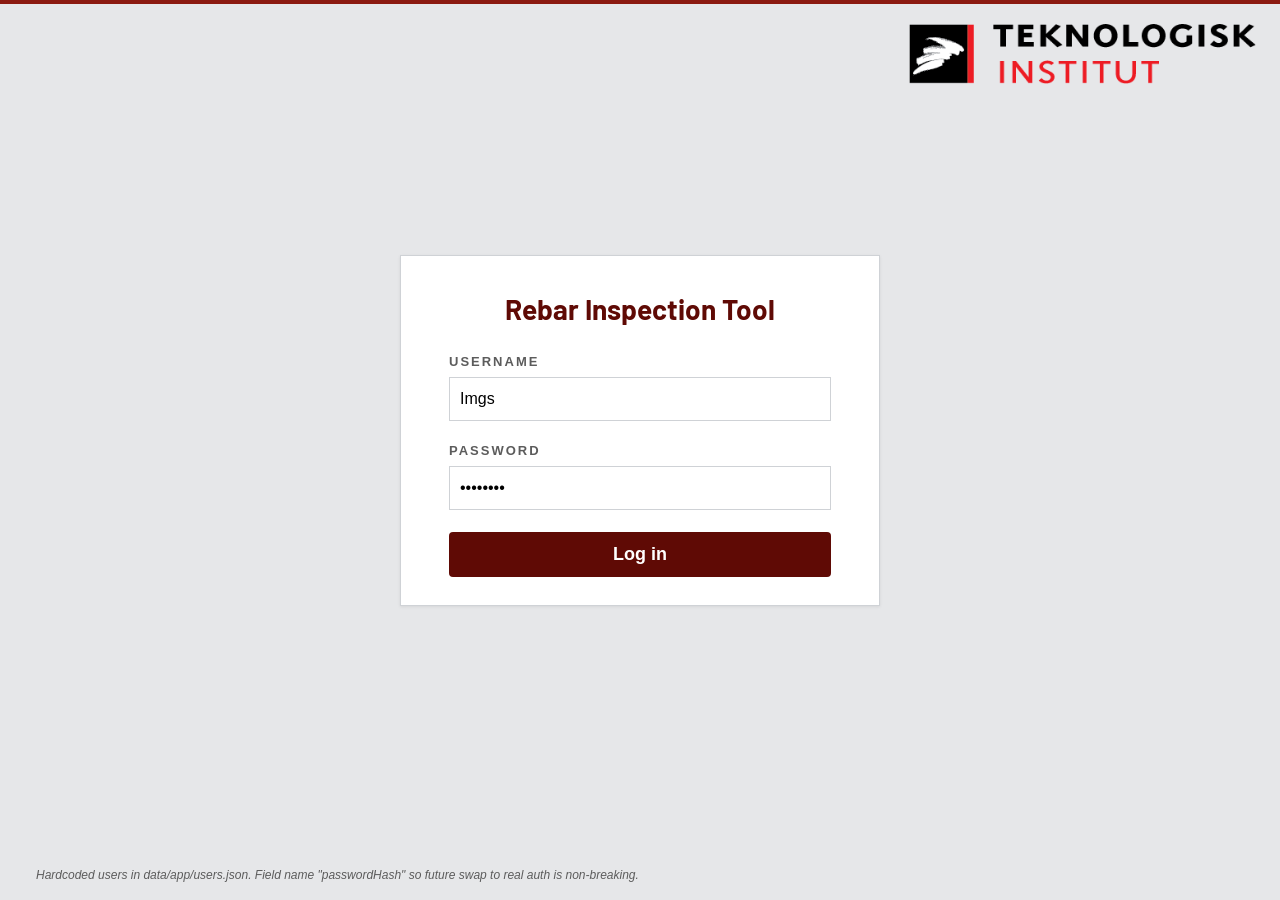
<file: index.html>
<!doctype html>
<html lang="en">
<head>
  <meta charset="utf-8">
  <meta http-equiv="refresh" content="0; url=login.html">
  <title>Redirecting...</title>
</head>
<body>
  <p>Redirecting to <a href="login.html">login</a>...</p>
</body>
</html>
</file>
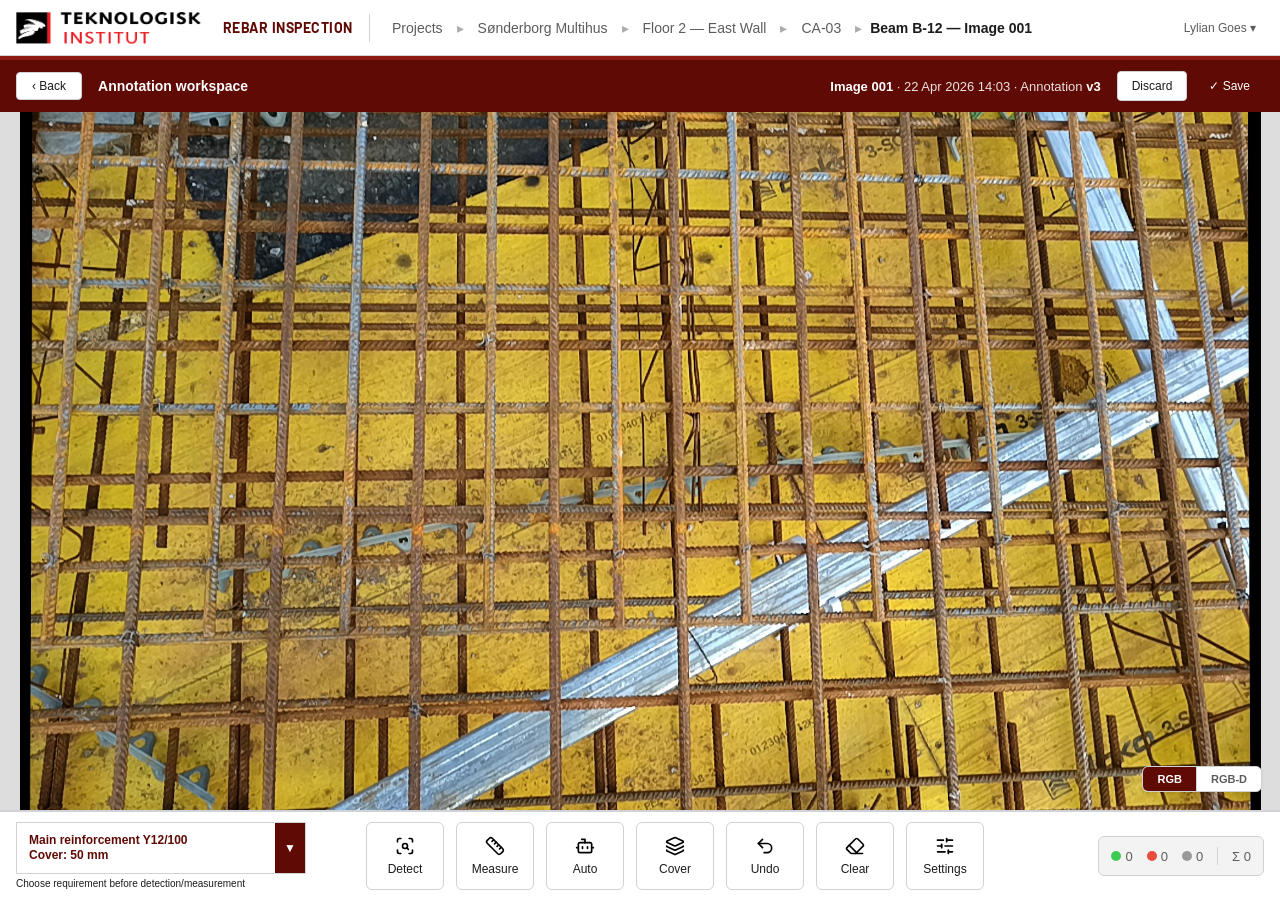
<file: annotation.html>
<!doctype html>
<html lang="en">
<head>
  <meta charset="utf-8">
  <title>Annotation — Beam B-12</title>
  <link rel="stylesheet" href="css/tokens.css">
  <link rel="stylesheet" href="css/components.css">
  <link rel="stylesheet" href="css/layout.css">
  <link rel="stylesheet" href="css/capture-annotation.css">
  <style>
    .annotation-topbar-center {
      color: rgba(255,255,255,0.88);
      font-size: 13px;
      white-space: nowrap;
    }

    .annotation-topbar-center strong {
      color: white;
      font-weight: 700;
    }

    .annotation-bottom-toolbar {
      background: white;
      border-top: 1px solid var(--color-border);
      display: grid;
      grid-template-columns: 290px 1fr 220px;
      align-items: center;
      gap: 12px;
      padding: 10px 16px;
      position: relative;
    }

    /* ========================================= */
    /* Requirement selector                      */
    /* ========================================= */
    .requirement-selector {
      position: relative;
      min-width: 240px;
    }

    .requirement-chip {
      display: flex;
      align-items: stretch;
      min-height: 52px;
      border: 1px solid var(--color-border);
      background: white;
      cursor: pointer;
    }

    .requirement-chip-main {
      flex: 1;
      padding: 10px 12px;
      color: var(--color-primary);
      font-weight: 700;
      line-height: 1.25;
      font-size: 12px;
    }

    .requirement-chip-select {
      width: 30px;
      background: var(--color-primary);
      color: white;
      display: flex;
      align-items: center;
      justify-content: center;
      font-size: 12px;
    }

    .requirement-menu {
      position: absolute;
      left: 0;
      bottom: calc(100% + 8px);
      min-width: 300px;
      background: white;
      border: 1px solid var(--color-border);
      box-shadow: var(--shadow-medium);
      border-radius: 6px;
      overflow: hidden;
      display: none;
      z-index: 30;
    }

    .requirement-menu.open {
      display: block;
    }

    .requirement-option {
      padding: 10px 12px;
      font-size: 13px;
      cursor: pointer;
      border-bottom: 1px solid var(--color-border-soft);
    }

    .requirement-option:last-child {
      border-bottom: none;
    }

    .requirement-option:hover {
      background: var(--color-surface-soft);
    }

    /* ========================================= */
    /* Tool buttons                              */
    /* ========================================= */
    .annotation-tools {
      display: flex;
      justify-content: center;
      gap: 12px;
      flex-wrap: wrap;
      position: relative;
    }

    .annotation-tool-wrap {
      position: relative;
      display: inline-flex;
      flex-direction: column;
      align-items: center;
    }

    .tool-btn {
      min-width: 78px;
      min-height: 68px;
      border: 1px solid var(--color-border);
      background: white;
      border-radius: 6px;
      display: flex;
      flex-direction: column;
      align-items: center;
      justify-content: center;
      gap: 4px;
      font-size: 12px;
      cursor: pointer;
      padding: 6px 8px;
    }

    .tool-btn:hover {
      background: var(--color-surface-soft);
    }

    .tool-icon {
      font-size: 18px;
      line-height: 1;
      color: var(--color-primary);
    }

    .tool-label {
      font-size: 12px;
      color: var(--color-text);
      line-height: 1.1;
      padding-top: 3px;
    }

    .tool-icon-img {
  width: 20px;
  height: 20px;
  display: block;
  object-fit: contain;
}

    .tool-submenu {
      position: absolute;
      bottom: calc(100% + 8px);
      display: none;
      flex-direction: row;
      gap: 6px;
      background: white;
      border: 1px solid var(--color-border);
      box-shadow: var(--shadow-soft);
      border-radius: 6px;
      padding: 6px;
      z-index: 25;
      white-space: nowrap;
    }

    .tool-submenu.open {
      display: flex;
    }

    .tool-submenu .btn {
      min-width: 90px;
      padding: 6px 10px;
    }

    /* ========================================= */
    /* Settings panel                            */
    /* ========================================= */
    .settings-panel {
      position: absolute;
      left: 50%;
      transform: translateX(-50%);
      bottom: calc(100% + 12px);
      width: 760px;
      max-width: calc(100vw - 80px);
      background: white;
      border: 1px solid var(--color-border);
      border-radius: 8px;
      box-shadow: var(--shadow-medium);
      padding: 18px;
      display: none;
      z-index: 35;
    }

    .settings-panel.open {
      display: block;
    }

    .settings-title {
      font-family: var(--font-title);
      font-size: 20px;
      font-weight: 700;
      color: var(--color-primary);
      margin-bottom: 14px;
    }

    .settings-grid {
      display: grid;
      grid-template-columns: 1fr 1fr;
      gap: 20px;
    }

    .settings-block {
      display: flex;
      flex-direction: column;
      gap: 12px;
    }

    .settings-block-title {
      font-size: 13px;
      letter-spacing: 1px;
      text-transform: uppercase;
      color: var(--color-text-muted);
      font-weight: 700;
    }

    .settings-checkbox-list {
      display: flex;
      flex-direction: column;
      gap: 8px;
    }

    .settings-checkbox-list label {
      display: flex;
      align-items: center;
      gap: 8px;
      font-size: 14px;
      color: var(--color-text);
    }

    .settings-slider-row {
      display: flex;
      align-items: center;
      gap: 12px;
    }

    .settings-slider-row input[type="range"] {
      flex: 1;
    }

    .color-row {
      display: flex;
      align-items: center;
      justify-content: space-between;
      gap: 10px;
      font-size: 14px;
    }

    .color-chip {
      width: 28px;
      height: 20px;
      border-radius: 4px;
      border: 1px solid var(--color-border);
    }

    /* ========================================= */
    /* Counter                                   */
    /* ========================================= */
    .annotation-stats {
      display: flex;
      justify-content: flex-end;
      align-items: center;
    }

    .annotation-counter-box {
      display: flex;
      align-items: center;
      gap: 14px;
      background: var(--color-surface-soft);
      border: 1px solid var(--color-border);
      border-radius: 6px;
      padding: 10px 12px;
      font-size: 13px;
      color: var(--color-text-muted);
      white-space: nowrap;
    }

    .annotation-dot {
      display: inline-block;
      width: 10px;
      height: 10px;
      border-radius: 50%;
      margin-right: 4px;
    }

    .annotation-dot.green { background: #3ecb52; }
    .annotation-dot.red { background: #e74c3c; }
    .annotation-dot.gray { background: #999; }

    .annotation-counter-divider {
      width: 1px;
      height: 18px;
      background: var(--color-border);
    }
  </style>
</head>
<body>

<div class="app-shell annotation-shell">

  <header class="master-header">
    <div class="master-logo">
      <img src="assets/logo.png" alt="" onerror="this.style.display='none'">
      <span class="master-logo-fallback">REBAR INSPECTION</span>
    </div>

    <div class="master-divider"></div>

    <nav class="master-nav">
      <a href="projects.html">Projects</a>
      <span class="sep">▸</span>
      <a href="project-workspace.html">Sønderborg Multihus</a>
      <span class="sep">▸</span>
      <a href="project-workspace.html">Floor 2 — East Wall</a>
      <span class="sep">▸</span>
      <a href="project-workspace.html">CA-03</a>
      <span class="sep">▸</span>
      <span class="current">Beam B-12 — Image 001</span>
    </nav>

<div class="master-actions">
  <div class="user-menu">
    <button class="user-dropdown-btn">Lylian Goes ▾</button>
    <div class="user-dropdown-panel">
      <a href="#" class="user-dropdown-item">Account</a>
      <a href="login.html" class="user-dropdown-item">Log out</a>
    </div>
  </div>
</div>
  </header>

  <div class="brand-strip"></div>

  <header class="app-topbar">
    <div class="breadcrumb">
      <a class="topbar-back" href="project-workspace.html" style="margin-right: 8px; padding-left: 15px; padding-right: 15px;">‹ Back</a>
      <span class="current">Annotation workspace</span>
    </div>

    <div class="annotation-topbar-center">
      <strong>Image 001</strong> · 22 Apr 2026 14:03 · Annotation <strong>v3</strong>
    </div>

    <div class="topbar-actions">
      <a class="btn" href="project-workspace.html">Discard</a>
      <button class="btn btn-primary" id="saveAnnotationBtn">✓ Save</button>
    </div>
  </header>

  <div class="annotation-stage">
    <div class="annotation-canvas-wrap">
      <div class="annotation-canvas"></div>


      <div class="view-toggle">
        <button class="active" id="annRgbBtn">RGB</button>
        <button id="annRgbdBtn">RGB-D</button>
      </div>
    </div>

    <div class="annotation-bottom-toolbar">
      
      <div class="requirement-selector">
        <div class="requirement-menu" id="requirementMenu">
          <div class="requirement-option" data-label="Main reinforcement Y12/100&#10; Cover: 50 mm">
            Main reinforcement Y12/100
          </div>
          <div class="requirement-option" data-label="Stirrups Y16/150&#10; Cover: 50 mm">
            Stirrups Y16/150
          </div>
          <div class="requirement-option" data-label="None&#10;Free measure">
            None (free measure)
          </div>
        </div>

        <div class="requirement-chip" id="requirementChip">
            <div class="requirement-chip-main" id="requirementChipText">
                Main reinforcement Y12/100<br>
                Cover: 50 mm
            </div>
            <div class="requirement-chip-select">▼</div>
        </div>
        <label style="font-size: 10px";>Choose requirement before detection/measurement</label>
      </div>

      
      <div class="annotation-tools">
        <button class="tool-btn">
        <img class="tool-icon-img" src="assets/icons/detect.svg" alt="">
          <span class="tool-label">Detect</span>
        </button>

        <button class="tool-btn">
          <img class="tool-icon-img" src="assets/icons/measure.svg" alt="">
          <span class="tool-label">Measure</span>
        </button>

        <div class="annotation-tool-wrap">
          <button class="tool-btn" id="autoBtn">
            <img class="tool-icon-img" src="assets/icons/auto.svg" alt="">
            <span class="tool-label">Auto</span>
          </button>
          <div class="tool-submenu" id="autoSubmenu">
            <button class="btn">Area</button>
            <button class="btn">Full</button>
          </div>
        </div>

        <button class="tool-btn">
          <img class="tool-icon-img" src="assets/icons/layers.svg" alt="">
          <span class="tool-label">Cover</span>
        </button>

        <button class="tool-btn">
          <img class="tool-icon-img" src="assets/icons/undo.svg" alt="">
          <span class="tool-label">Undo</span>
        </button>

        <div class="annotation-tool-wrap">
          <button class="tool-btn" id="clearBtn">
            <img class="tool-icon-img" src="assets/icons/eraser.svg" alt="">
            <span class="tool-label">Clear</span>
          </button>
          <div class="tool-submenu" id="clearSubmenu">
            <button class="btn">Clear all</button>
            <button class="btn">Clear bars</button>
            <button class="btn">Clear distances</button>
            <button class="btn">Clear cover</button>
          </div>
        </div>

        <div class="annotation-tool-wrap">
          <button class="tool-btn" id="settingsBtn">
            <img class="tool-icon-img" src="assets/icons/settings.svg" alt="">
            <span class="tool-label">Settings</span>
          </button>

          <div class="settings-panel" id="settingsPanel">
            <div class="settings-title">Display settings</div>

            <div class="settings-grid">
              <div class="settings-block">
                <div class="settings-block-title">Text</div>

                <div class="settings-slider-row">
                  <span style="font-size:14px;">Text size</span>
                  <input type="range" min="0.5" max="2.0" step="0.1" value="1.0">
                </div>

                <div class="color-row">
                  <span>Pass color</span>
                  <div class="color-chip" style="background:#3ecb52;"></div>
                </div>

                <div class="color-row">
                  <span>Fail color</span>
                  <div class="color-chip" style="background:#e74c3c;"></div>
                </div>

                <div class="color-row">
                  <span>Free measure color</span>
                  <div class="color-chip" style="background:#999;"></div>
                </div>
              </div>

              <div class="settings-block">
                <div class="settings-block-title">Display options</div>

                <div class="settings-checkbox-list">
                  <label><input type="checkbox" checked> Masks</label>
                  <label><input type="checkbox" checked> Diameter</label>
                  <label><input type="checkbox" checked> Bar length</label>
                  <label><input type="checkbox" checked> Distances</label>
                  <label><input type="checkbox" checked> Cover</label>
                </div>

                <div class="settings-block-title" style="margin-top: 8px;">Show result types</div>

                <div class="settings-checkbox-list">
                  <label><input type="checkbox" checked> Pass</label>
                  <label><input type="checkbox" checked> Fail</label>
                  <label><input type="checkbox" checked> Free</label>
                </div>
              </div>
            </div>
          </div>
        </div>
      </div>

      
      <div class="annotation-stats">
        <div class="annotation-counter-box">
          <span><span class="annotation-dot green"></span>0</span>
          <span><span class="annotation-dot red"></span>0</span>
          <span><span class="annotation-dot gray"></span>0</span>
          <span class="annotation-counter-divider"></span>
          <span>Σ 0</span>
        </div>
      </div>
    </div>
  </div>

</div>

<script>
  const annRgbBtn = document.getElementById('annRgbBtn');
  const annRgbdBtn = document.getElementById('annRgbdBtn');
  const annCanvas = document.querySelector('.annotation-canvas');
  const saveBtn = document.getElementById('saveAnnotationBtn');

  const requirementChip = document.getElementById('requirementChip');
  const requirementMenu = document.getElementById('requirementMenu');
  const requirementChipText = document.getElementById('requirementChipText');

  const autoBtn = document.getElementById('autoBtn');
  const autoSubmenu = document.getElementById('autoSubmenu');

  const clearBtn = document.getElementById('clearBtn');
  const clearSubmenu = document.getElementById('clearSubmenu');

  const settingsBtn = document.getElementById('settingsBtn');
  const settingsPanel = document.getElementById('settingsPanel');

  annRgbBtn.addEventListener('click', () => {
    annRgbBtn.classList.add('active');
    annRgbdBtn.classList.remove('active');
    annCanvas.style.backgroundImage = "url('assets/sample-rebar.jpg')";
    annCanvas.style.backgroundBlendMode = '';
  });

  annRgbdBtn.addEventListener('click', () => {
    annRgbdBtn.classList.add('active');
    annRgbBtn.classList.remove('active');
    annCanvas.style.backgroundImage = "url('assets/sample-depth.jpg'), url('assets/sample-rebar.jpg')";
    annCanvas.style.backgroundBlendMode = 'screen';
    annCanvas.style.backgroundSize = 'contain, contain';
    annCanvas.style.backgroundRepeat = 'no-repeat, no-repeat';
    annCanvas.style.backgroundPosition = 'center, center';
  });

  saveBtn.addEventListener('click', () => {
    saveBtn.textContent = '✓ Saved';
    setTimeout(() => {
      saveBtn.textContent = '✓ Save';
    }, 1800);
  });

  requirementChip.addEventListener('click', (e) => {
    e.stopPropagation();
    requirementMenu.classList.toggle('open');
    autoSubmenu.classList.remove('open');
    clearSubmenu.classList.remove('open');
    settingsPanel.classList.remove('open');
  });

  document.querySelectorAll('.requirement-option').forEach(option => {
    option.addEventListener('click', () => {
      requirementChipText.innerHTML = option.dataset.label.replace('\n', '<br>');
      requirementMenu.classList.remove('open');
    });
  });

  autoBtn.addEventListener('click', (e) => {
    e.stopPropagation();
    autoSubmenu.classList.toggle('open');
    requirementMenu.classList.remove('open');
    clearSubmenu.classList.remove('open');
    settingsPanel.classList.remove('open');
  });

  clearBtn.addEventListener('click', (e) => {
    e.stopPropagation();
    clearSubmenu.classList.toggle('open');
    requirementMenu.classList.remove('open');
    autoSubmenu.classList.remove('open');
    settingsPanel.classList.remove('open');
  });

  settingsBtn.addEventListener('click', (e) => {
    e.stopPropagation();
    settingsPanel.classList.toggle('open');
    requirementMenu.classList.remove('open');
    autoSubmenu.classList.remove('open');
    clearSubmenu.classList.remove('open');
  });

  document.addEventListener('click', () => {
    requirementMenu.classList.remove('open');
    autoSubmenu.classList.remove('open');
    clearSubmenu.classList.remove('open');
    settingsPanel.classList.remove('open');
  });
</script>

<script>
  document.querySelectorAll('.user-menu').forEach(menu => {
    const btn = menu.querySelector('.user-dropdown-btn');
    const panel = menu.querySelector('.user-dropdown-panel');

    btn.addEventListener('click', (e) => {
      e.stopPropagation();
      document.querySelectorAll('.user-dropdown-panel').forEach(p => {
        if (p !== panel) p.classList.remove('open');
      });
      panel.classList.toggle('open');
    });
  });

  document.addEventListener('click', () => {
    document.querySelectorAll('.user-dropdown-panel').forEach(panel => {
      panel.classList.remove('open');
    });
  });
</script>
</body>
</html>
</file>
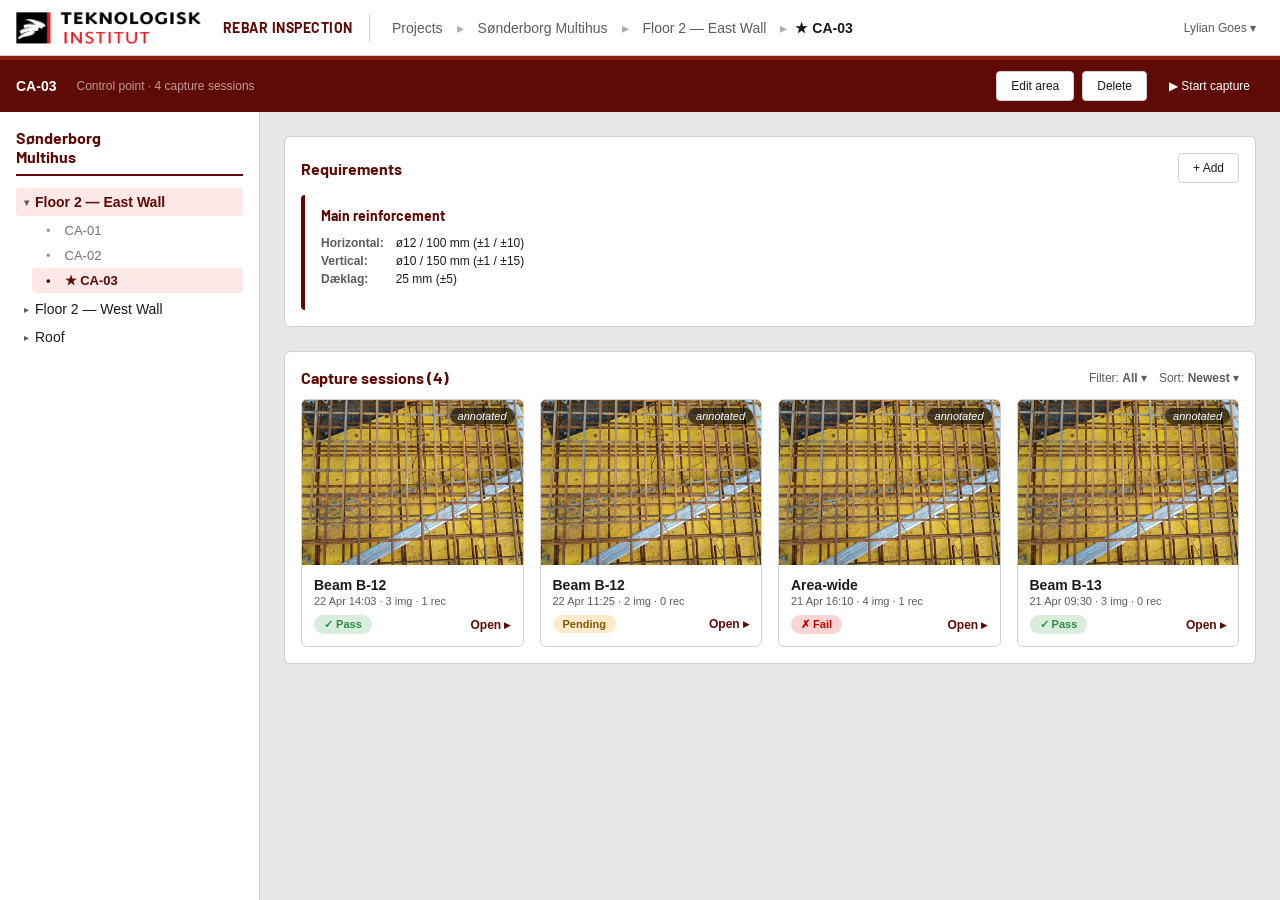
<file: control-point.html>
<!doctype html>
<html lang="en">
<head>
  <meta charset="utf-8">
  <title>Control Point — CA-03</title>
  <link rel="stylesheet" href="css/tokens.css">
  <link rel="stylesheet" href="css/components.css">
  <link rel="stylesheet" href="css/layout.css">
</head>
<body>

<div class="app-shell">

  
  
  
  <header class="master-header">
    <div class="master-logo">
      <img src="assets/logo.png" alt="" onerror="this.style.display='none'">
      <span class="master-logo-fallback">REBAR INSPECTION</span>
    </div>

    <div class="master-divider"></div>

    <nav class="master-nav">
      <a href="projects.html">Projects</a>
      <span class="sep">▸</span>
      <a href="project.html">Sønderborg Multihus</a>
      <span class="sep">▸</span>
      <a href="location.html">Floor 2 — East Wall</a>
      <span class="sep">▸</span>
      <span class="current">★ CA-03</span>
    </nav>

<div class="master-actions">
  <div class="user-menu">
    <button class="user-dropdown-btn">Lylian Goes ▾</button>
    <div class="user-dropdown-panel">
      <a href="#" class="user-dropdown-item">Account</a>
      <a href="login.html" class="user-dropdown-item">Log out</a>
    </div>
  </div>
</div>
  </header>

  
  
  
  <div class="brand-strip"></div>

  <header class="app-topbar">
    <div class="breadcrumb">
      <span class="current">CA-03</span>
      <span style="color: rgba(255,255,255,0.6); font-size: var(--fs-sm); margin-left: var(--space-3);">
        Control point · 4 capture sessions
      </span>
    </div>
    <div class="topbar-actions">
      <button class="btn">Edit area</button>
      <button class="btn">Delete</button>
      <a class="btn btn-primary" href="capture.html">▶ Start capture</a>
    </div>
  </header>

  
  
  
  <main class="app-main">

    <aside class="app-sidebar">
      <div class="tree-section-title">Sønderborg<br>Multihus</div>
      <ul class="tree">
        <li>
          <div class="tree-node tree-parent expanded active">Floor 2 — East Wall</div>
          <ul class="tree-children">
            <li><div class="tree-node tree-leaf">CA-01</div></li>
            <li><div class="tree-node tree-leaf">CA-02</div></li>
            <li><div class="tree-node tree-leaf active">★ CA-03</div></li>
          </ul>
        </li>
        <li><div class="tree-node tree-parent">Floor 2 — West Wall</div></li>
        <li><div class="tree-node tree-parent">Roof</div></li>
      </ul>
    </aside>

    <section class="app-content">
      <div class="content-stack">

        
        <div class="card">
          <div class="card-header">
            <h2 class="card-title">Requirements</h2>
            <button class="btn">+ Add</button>
          </div>
          <div class="req-display" id="req-display"></div>
        </div>

        
        <div class="card">
          <div class="card-header">
            <h2 class="card-title">Capture sessions (4)</h2>
            <div class="toolbar-row" style="margin: 0;">
              <span>Filter: <strong>All</strong> ▾</span>
              <span>Sort: <strong>Newest</strong> ▾</span>
            </div>
          </div>
          <div class="session-grid" id="session-grid"></div>
        </div>

      </div>
    </section>
  </main>

</div>

<script src="js/mock-data.js"></script>
<script>
  const cp = MOCK_DATA.projects[0].locations[0].controlPoints.find(c => c.id === 'cp_ca03');

  const reqContainer = document.getElementById('req-display');
  if (cp.requirements.length === 0) {
    reqContainer.innerHTML = '<em style="color: var(--color-text-muted);">No requirements defined yet. Click "+ Add" to define one.</em>';
  } else {
    cp.requirements.forEach(req => {
      const f = formatRequirement(req);
      if (!f) return;
      const dl = f.rows.map(([k, v]) => `<dt>${k}</dt><dd>${v}</dd>`).join('');
      reqContainer.insertAdjacentHTML('beforeend', `
        <div class="req-type-label">${f.typeLabel}</div>
        <dl class="req-grid">${dl}</dl>
      `);
    });
  }

  const grid = document.getElementById('session-grid');
  cp.sessions.forEach(s => {
    const badgeHtml = s.status === 'pass' ? '<span class="badge pass">✓ Pass</span>'
                    : s.status === 'fail' ? '<span class="badge fail">✗ Fail</span>'
                    : '<span class="badge pending">Pending</span>';

    grid.insertAdjacentHTML('beforeend', `
      <a class="session-card" href="annotation.html">
        <div class="session-thumb">
          ${s.annotated ? '<span class="session-tag">annotated</span>' : ''}
        </div>
        <div class="session-body">
          <div class="session-name">${s.name}</div>
          <div class="session-meta">${s.date} · ${s.images} img · ${s.recordings} rec</div>
          <div class="session-footer">
            ${badgeHtml}
            <span class="session-open">Open ▸</span>
          </div>
        </div>
      </a>
    `);
  });
</script>

</body>
</html>
</file>
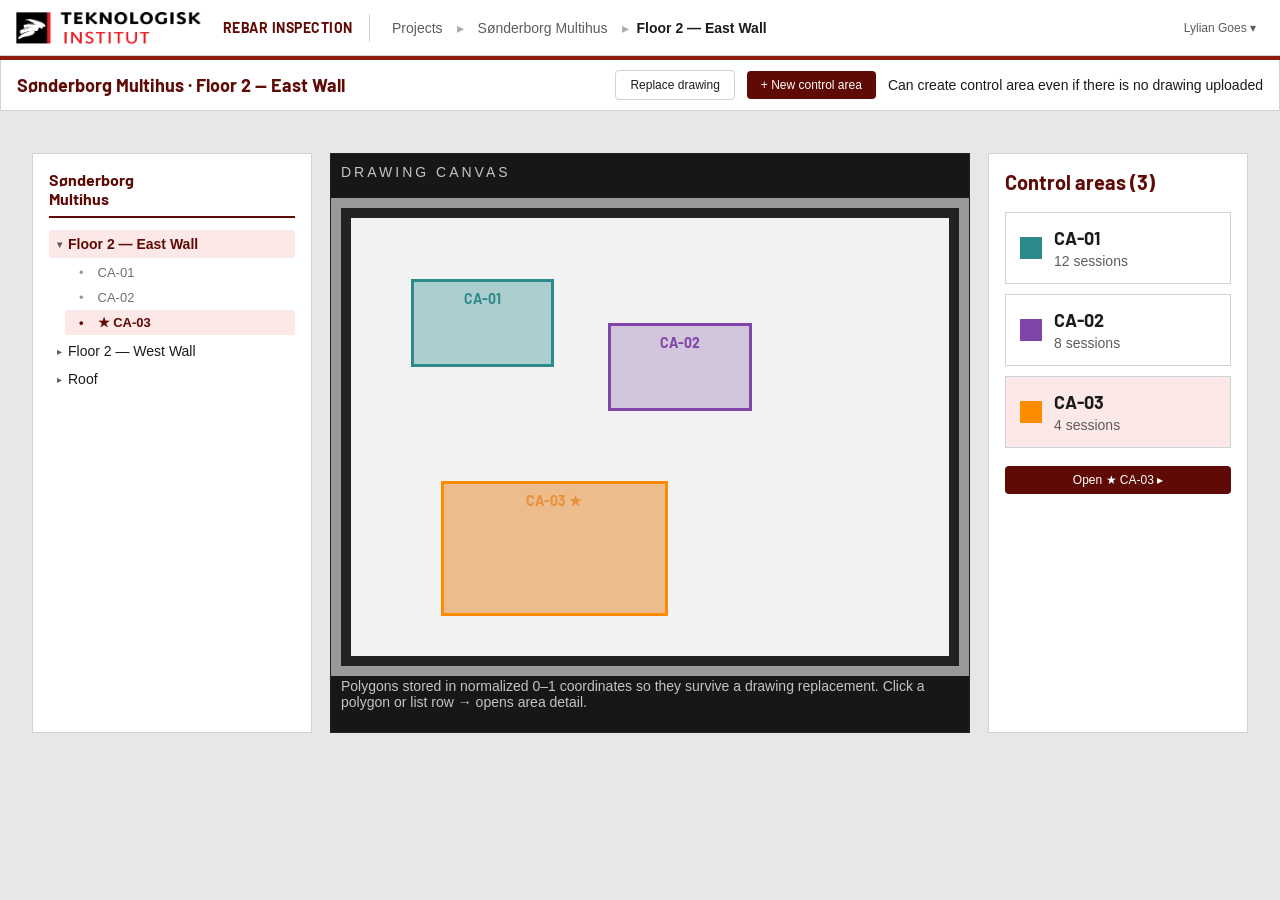
<file: location.html>
<!doctype html>
<html lang="en">
<head>
  <meta charset="utf-8">
  <title>Location — Floor 2 East Wall</title>
  <link rel="stylesheet" href="css/tokens.css">
  <link rel="stylesheet" href="css/components.css">
  <link rel="stylesheet" href="css/layout.css">
  <link rel="stylesheet" href="css/management-pages.css">
</head>
<body>

<div class="page-wrap">
  <header class="master-header">
    <div class="master-logo">
      <img src="assets/logo.png" alt="" onerror="this.style.display='none'">
      <span class="master-logo-fallback">REBAR INSPECTION</span>
    </div>

    <div class="master-divider"></div>

    <nav class="master-nav">
      <a href="projects.html">Projects</a>
      <span class="sep">▸</span>
      <a href="project.html">Sønderborg Multihus</a>
      <span class="sep">▸</span>
      <span class="current">Floor 2 — East Wall</span>
    </nav>
<div class="master-actions">
  <div class="user-menu">
    <button class="user-dropdown-btn">Lylian Goes ▾</button>
    <div class="user-dropdown-panel">
      <a href="#" class="user-dropdown-item">Account</a>
      <a href="login.html" class="user-dropdown-item">Log out</a>
    </div>
  </div>
</div>
  </header>

  <div class="brand-strip"></div>

  <div class="white-toolbar">
    <div class="title">Sønderborg Multihus · Floor 2 — East Wall</div>
    <button class="btn">Replace drawing</button>
    <button class="btn btn-primary">+ New control area</button>
    <span class="muted-note">Can create control area even if there is no drawing uploaded</span>
  </div>

  <div class="page-content">
    <div class="location-detail-layout">

      <aside class="left-rail">
        <div class="tree-section-title">Sønderborg<br>Multihus</div>

        <ul class="tree">
          <li>
            <div class="tree-node tree-parent expanded active">Floor 2 — East Wall</div>
            <ul class="tree-children">
              <li><div class="tree-node tree-leaf">CA-01</div></li>
              <li><div class="tree-node tree-leaf">CA-02</div></li>
              <li><div class="tree-node tree-leaf active">★ CA-03</div></li>
            </ul>
          </li>
          <li><div class="tree-node tree-parent">Floor 2 — West Wall</div></li>
          <li><div class="tree-node tree-parent">Roof</div></li>
        </ul>
      </aside>

      <section class="drawing-panel">
        <div class="drawing-label">Drawing canvas</div>

        <div class="drawing-canvas">
          <div class="canvas-poly ca01">CA-01</div>
          <div class="canvas-poly ca02">CA-02</div>
          <div class="canvas-poly ca03">CA-03 ★</div>
        </div>

        <div class="muted-note" style="color: rgba(255,255,255,0.75);">
          Polygons stored in normalized 0–1 coordinates so they survive a drawing replacement.
          Click a polygon or list row → opens area detail.
        </div>
      </section>

      <aside class="location-side-list">
        <h2 class="section-title" style="margin-top: 0;">Control areas (3)</h2>

        <div class="control-point-list">
          <div class="cp-item">
            <div class="cp-swatch" style="background:#2c8a8a;"></div>
            <div>
              <div class="cp-name">CA-01</div>
              <div class="cp-sub">12 sessions</div>
            </div>
          </div>

          <div class="cp-item">
            <div class="cp-swatch" style="background:#8144a8;"></div>
            <div>
              <div class="cp-name">CA-02</div>
              <div class="cp-sub">8 sessions</div>
            </div>
          </div>

          <div class="cp-item active">
            <div class="cp-swatch" style="background:#ff8c00;"></div>
            <div>
              <div class="cp-name">CA-03</div>
              <div class="cp-sub">4 sessions</div>
            </div>
          </div>
        </div>

        <div class="open-active-wrap">
          <a href="control-point.html">
            <button class="btn btn-primary" style="width: 100%;">Open ★ CA-03 ▸</button>
          </a>
        </div>
      </aside>

    </div>
  </div>
</div>

</body>
</html>
</file>
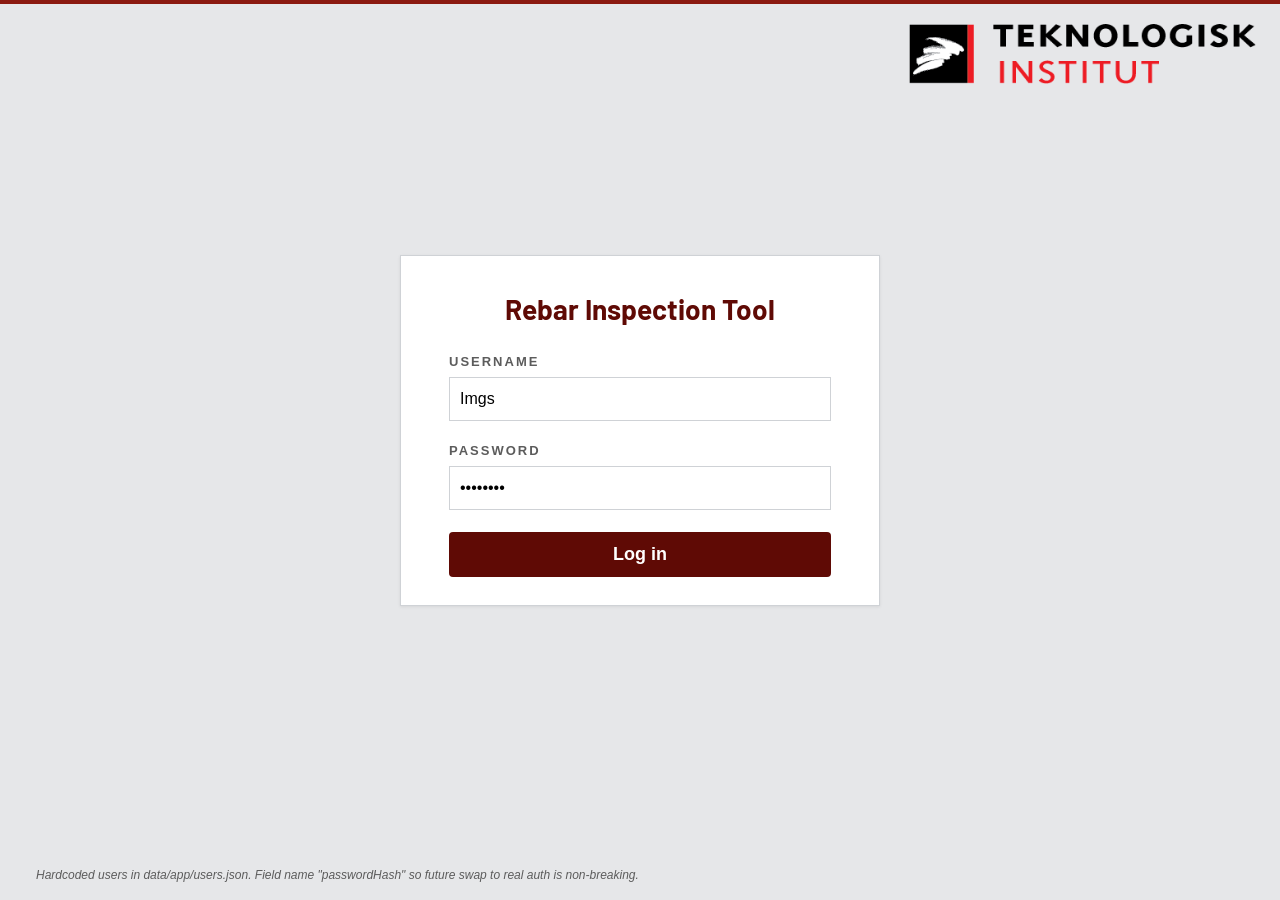
<file: login.html>
<!doctype html>
<html lang="en">
<head>
  <meta charset="utf-8">
  <title>Login — Rebar Inspection Tool</title>
  <link rel="stylesheet" href="css/tokens.css">
  <link rel="stylesheet" href="css/components.css">
  <link rel="stylesheet" href="css/layout.css">
  <link rel="stylesheet" href="css/management-pages.css">
</head>
<body>

<div class="page-wrap login-stage">
  <div class="brand-strip"></div>


  <div class="login-panel-wrap">
    <img class="login-logo-corner" src="assets/logo.png" alt="" onerror="this.style.display='none'">

    <div class="login-card">
      <h1 class="login-title">Rebar Inspection Tool</h1>

      <label class="form-label">Username</label>
      <input class="form-control" type="text" value="Imgs">

      <label class="form-label">Password</label>
      <input class="form-control" type="password" value="password">

      <a href="projects.html">
        <button class="btn btn-primary">Log in</button>
      </a>
    </div>
  </div>

  <div class="page-footnote">
    Hardcoded users in data/app/users.json. Field name "passwordHash" so future swap to real auth is non-breaking.
  </div>
</div>

</body>
</html>
</file>
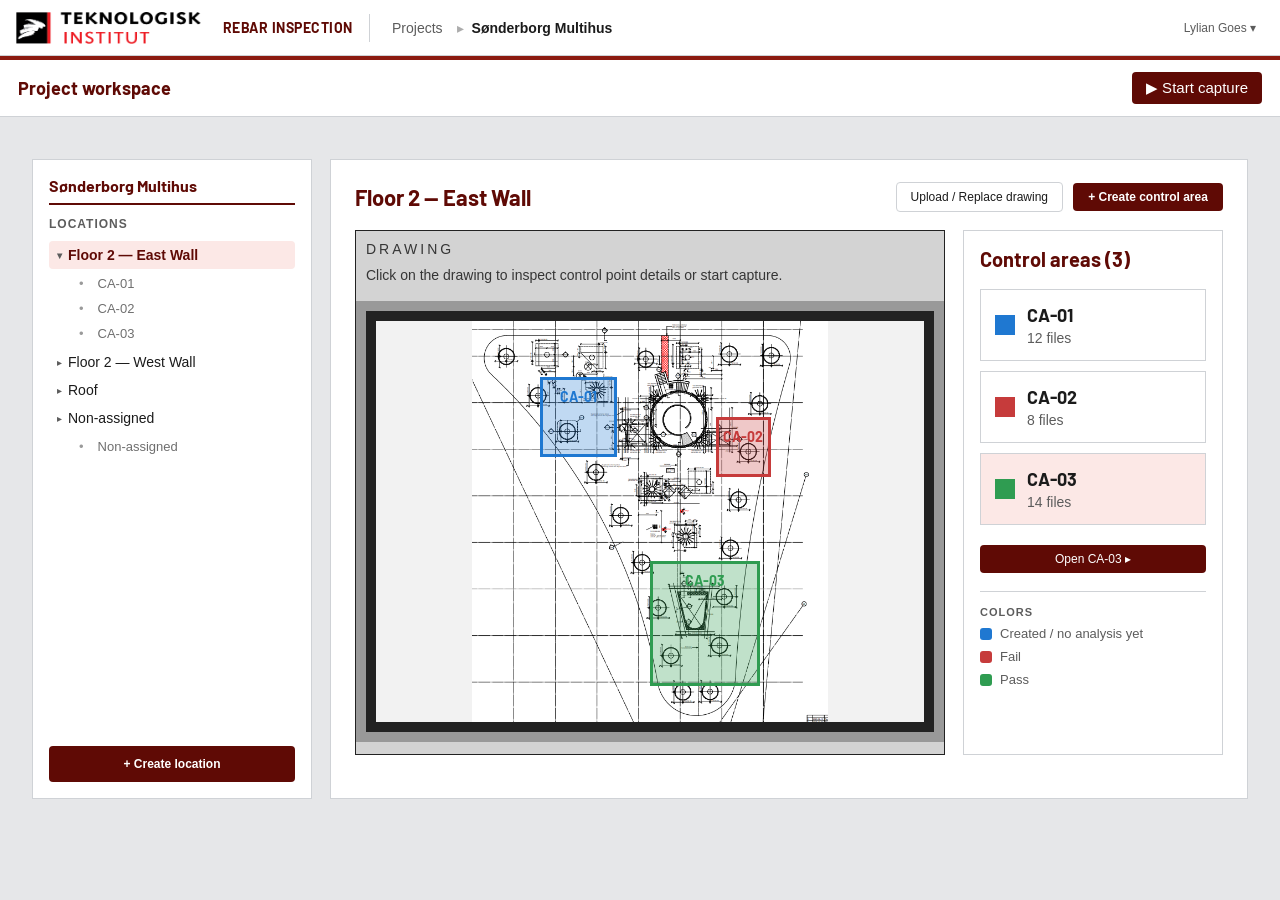
<file: project-workspace.html>
<!doctype html>
<html lang="en">
<head>
  <meta charset="utf-8">
  <title>Project Workspace — Sønderborg Multihus</title>
  <link rel="stylesheet" href="css/tokens.css">
  <link rel="stylesheet" href="css/components.css">
  <link rel="stylesheet" href="css/layout.css">
  <link rel="stylesheet" href="css/management-pages.css">

  <style>
  /* Status-based polygon colors */
  .location-poly.ca01 {
    color: #1f78d1 !important;
    border-color: #1f78d1 !important;
    background: rgba(31, 120, 209, 0.28) !important;
  }

  .location-poly.ca02 {
    color: #c63b3b !important;
    border-color: #c63b3b !important;
    background: rgba(198, 59, 59, 0.28) !important;
  }

  .location-poly.ca03 {
    color: #2f9c51 !important;
    border-color: #2f9c51 !important;
    background: rgba(47, 156, 81, 0.30) !important;
  }

  .status-legend {
    margin-top: 18px;
    padding-top: 14px;
    border-top: 1px solid var(--color-border);
    display: flex;
    flex-direction: column;
    gap: 8px;
    font-size: 13px;
    color: var(--color-text-muted);
  }

  .status-legend-title {
    font-size: 11px;
    letter-spacing: 1px;
    text-transform: uppercase;
    font-weight: 700;
    color: var(--color-text-muted);
  }

  .status-legend-row {
    display: flex;
    align-items: center;
    gap: 8px;
  }

  .status-legend-dot {
    width: 12px;
    height: 12px;
    border-radius: 3px;
    display: inline-block;
  }

  .status-legend-dot.blue {
    background: #1f78d1;
  }

  .status-legend-dot.red {
    background: #c63b3b;
  }

  .status-legend-dot.green {
    background: #2f9c51;
  }
</style>

</head>
<body>

<div class="page-wrap">

  <header class="master-header">
    <div class="master-logo">
      <img src="assets/logo.png" alt="" onerror="this.style.display='none'">
      <span class="master-logo-fallback">REBAR INSPECTION</span>
    </div>

    <div class="master-divider"></div>

    <nav class="master-nav">
      <a href="projects.html">Projects</a>
      <span class="sep">▸</span>
      <span class="current">Sønderborg Multihus</span>
    </nav>

<div class="master-actions">
  <div class="user-menu">
    <button class="user-dropdown-btn">Lylian Goes ▾</button>
    <div class="user-dropdown-panel">
      <a href="#" class="user-dropdown-item">Account</a>
      <a href="login.html" class="user-dropdown-item">Log out</a>
    </div>
  </div>
</div>
  </header>

  <div class="brand-strip"></div>

  <div class="workspace-subbar">
    <div>
      <div class="workspace-subbar-title" id="subbar-title">Project workspace</div>
      <!-- <div class="workspace-subbar-meta" id="subbar-meta">Info, locations and control points in one view</div> -->
    </div>

    <div class="workspace-subbar-right" style="position: relative;">
      <button class="btn btn-primary" id="globalStartCaptureBtn" style="font-size: 15px;">▶ Start capture</button>

      <div class="capture-target-panel" id="captureTargetPanel">
        <div class="capture-target-title">Start capture</div>

        <label>Location</label>
        <select>
          <option>Floor 2 — East Wall</option>
          <option>Floor 2 — West Wall</option>
          <option>Roof</option>
          <option>Non-assigned</option>
        </select>

        <label>Control point</label>
        <select>
          <option>CA-01</option>
          <option>CA-02</option>
          <option>CA-03</option>
          <option>None / Capture without assignment</option>
        </select>

        <div class="capture-target-actions">
          <button class="btn" id="cancelCaptureTargetBtn">Cancel</button>
          <a href="capture.html"><button class="btn btn-primary">Continue</button></a>
        </div>
      </div>
    </div>
  </div>

  <div class="page-content">
    <div class="workspace-layout">

        <aside class="workspace-sidebar">
        <div class="tree-section-title">Sønderborg Multihus</div>

        <div class="tree-level-label">Locations</div>

        <ul class="tree">
            <li>
            <div class="tree-node tree-parent expanded active" data-view="location" data-location="east">Floor 2 — East Wall</div>
            <ul class="tree-children">
                <li><div class="tree-node tree-leaf" data-view="control-point" data-cp="ca01">CA-01</div></li>
                <li><div class="tree-node tree-leaf" data-view="control-point" data-cp="ca02">CA-02</div></li>
                <li><div class="tree-node tree-leaf" data-view="control-point" data-cp="ca03">CA-03</div></li>
            </ul>
            </li>

            <li>
            <div class="tree-node tree-parent" data-view="location" data-location="west">Floor 2 — West Wall</div>
            </li>

            <li>
            <div class="tree-node tree-parent" data-view="location" data-location="roof">Roof</div>
            </li>

            <li>
            <div class="tree-node tree-parent" data-view="location" data-location="unassigned">Non-assigned</div>
            <ul class="tree-children">
                <li><div class="tree-node tree-leaf" data-view="control-point" data-cp="nonassigned">Non-assigned</div></li>
            </ul>
            </li>
        </ul>

        <button class="btn btn-primary create-location-btn">+ Create location</button>
        </aside>

      <section class="workspace-content">

        
        <div class="workspace-view" id="view-project">
          <div class="workspace-toolbar">
            <div class="workspace-toolbar-left">
              <div class="workspace-toolbar-title">Project info</div>
            </div>
          </div>

          <div class="info-form-grid">
            <div>
              <label class="form-label">Name</label>
              <input class="form-control" value="Sønderborg Multihus">
            </div>

            <div>
              <label class="form-label">Client</label>
              <input class="form-control" value="NCC">
            </div>

            <div>
              <label class="form-label">Address</label>
              <input class="form-control" value="Havnegade 12, 6400 Sønderborg">
            </div>

            <div>
              <label class="form-label">Contact</label>
              <input class="form-control" value="Jens Hansen · jens@ncc.dk">
            </div>

            <div class="info-full">
              <label class="form-label">Notes</label>
              <textarea class="form-control" rows="4">Pilot site — testing Y12/100 main reinforcement on floor 2 columns.</textarea>
            </div>
          </div>

          <div class="workspace-divider"></div>

          <div class="card-header" style="padding: 0; margin-bottom: 16px;">
            <h2 class="section-title" style="margin: 0;">Documents</h2>
            <button class="btn">+ Upload</button>
          </div>

          <div class="doc-list">
            <div class="doc-row">
              <div class="doc-name">armeringsplan_v3.pdf</div>
              <div class="doc-meta">1.2 MB · uploaded today</div>
              <div>˅ 🗑</div>
            </div>
            <div class="doc-row">
              <div class="doc-name">spec_NCC_2026.pdf</div>
              <div class="doc-meta">380 KB · 2 days ago</div>
              <div>˅ 🗑</div>
            </div>
            <div class="doc-row">
              <div class="doc-name">site_photos.zip</div>
              <div class="doc-meta">8.4 MB · last week</div>
              <div>˅ 🗑</div>
            </div>
          </div>
        </div>

            
    <div class="workspace-view active" id="view-location">
    <div class="workspace-toolbar">
        <div class="workspace-toolbar-left">
        <div class="workspace-toolbar-title" id="location-title">Floor 2 — East Wall</div>
        </div>
        <div class="workspace-toolbar-right" id="locationToolbarActions">
        <button class="btn workspace-action-btn">Upload / Replace drawing</button>
        <button class="btn btn-primary workspace-action-btn">+ Create control area</button>
        </div>
    </div>

    
    <div id="locationWithDrawing">
        <div class="location-view-layout">
        <div class="location-canvas-shell" style="position: relative;">
            <div class="location-canvas-label">Drawing</div>
            <div class="muted-note" style="color: rgba(0, 0, 0, 0.75);">
            Click on the drawing  to inspect control point details or start capture.
            </div>

            <div class="location-canvas">
                <img class="location-canvas-image" src="assets/drawing-floor2-east.png" alt="Location drawing">
            <div class="location-poly ca01" data-popup="popup-ca01">CA-01</div>
            <div class="location-poly ca02" data-popup="popup-ca02">CA-02</div>
            <div class="location-poly ca03" data-popup="popup-ca03">CA-03</div>
            </div>
            
            <div class="polygon-popup" id="popup-ca01" style="left: 80px; top: 100px;">
            <div class="polygon-popup-title">CA-01</div>
            <div class="polygon-popup-sub">12 images captured</div>
            <div class="polygon-popup-actions">
                <button class="btn" onclick="showControlPoint('ca01')">View</button>
                <a href="capture.html"><button class="btn btn-primary">Start capture</button></a>
            </div>
            </div>

            <div class="polygon-popup" id="popup-ca02" style="left: 350px; top: 130px;">
            <div class="polygon-popup-title">CA-02</div>
            <div class="polygon-popup-sub">8 images captured</div>
            <div class="polygon-popup-actions">
                <button class="btn" onclick="showControlPoint('ca02')">View</button>
                <a href="capture.html"><button class="btn btn-primary">Start capture</button></a>
            </div>
            </div>

            <div class="polygon-popup" id="popup-ca03" style="left: 300px; top: 370px;">
            <div class="polygon-popup-title">CA-03</div>
            <div class="polygon-popup-sub">14 images captured</div>
            <div class="polygon-popup-actions">
                <button class="btn" onclick="showControlPoint('ca03')">View</button>
                <a href="capture.html"><button class="btn btn-primary">Start capture</button></a>
            </div>
            
            </div>
            


        </div>

        <aside class="location-sidepanel">
            <h2 class="section-title" style="margin-top: 0;">Control areas (3)</h2>

        <div class="cp-list">
        <div class="cp-card" data-target-cp="ca01">
            <div class="cp-card-swatch" style="background:#1f78d1;"></div>
            <div>
            <div class="cp-card-name">CA-01</div>
            <div class="cp-card-sub">12 files</div>
            </div>
        </div>

        <div class="cp-card" data-target-cp="ca02">
            <div class="cp-card-swatch" style="background:#c63b3b;"></div>
            <div>
            <div class="cp-card-name">CA-02</div>
            <div class="cp-card-sub">8 files</div>
            </div>
        </div>

        <div class="cp-card active" data-target-cp="ca03">
            <div class="cp-card-swatch" style="background:#2f9c51;"></div>
            <div>
            <div class="cp-card-name">CA-03</div>
            <div class="cp-card-sub">14 files</div>
            </div>
        </div>
        <div class="cp-open-wrap">
        <button class="btn btn-primary" style="width: 100%;" onclick="showControlPoint('ca03')">Open CA-03 ▸</button>
        </div>
        </div>

        

        <div class="status-legend">
            <div class="status-legend-title">Colors</div>

            <div class="status-legend-row">
                <span class="status-legend-dot blue"></span>
                <span>Created / no analysis yet</span>
            </div>

            <div class="status-legend-row">
                <span class="status-legend-dot red"></span>
                <span>Fail</span>
            </div>

            <div class="status-legend-row">
                <span class="status-legend-dot green"></span>
                <span>Pass</span>
            </div>
        </div>


        </aside>
        </div>
    </div>

    
    <div id="locationWithoutDrawing" style="display:none;">
        <div class="card" style="margin-bottom: 18px;">
        <div class="card-header">
            <h2 class="card-title">No drawing available</h2>
        </div>
        <div style="font-size:14px; color: var(--color-text-muted); line-height:1.5;">
            This location is used for media captured without assigning a drawing-based location or control area.
            All files are stored under a single default control point: <strong>Non-assigned</strong>.
        </div>
        </div>

        <div class="card">
        <div class="card-header">
            <h2 class="card-title">Control points</h2>
            <a href="capture.html"><button class="btn btn-primary">▶ Start capture</button></a>
        </div>

        <div class="cp-list">
            <div class="cp-card active" data-target-cp="nonassigned" onclick="showControlPoint('nonassigned')">
            <div class="cp-card-swatch" style="background:#666;"></div>
            <div>
                <div class="cp-card-name">Non-assigned</div>
                <div class="cp-card-sub">23 files</div>
            </div>
            </div>
        </div>
        </div>
    </div>
    </div>
        
        <div class="workspace-view" id="view-control-point">
          <div class="cp-content-grid">
            <div class="cp-header-actions">
              <div>
                <div class="workspace-toolbar-title" id="cp-title">CA-03</div>
                <div class="cp-header-meta">Control point · Floor 2 — East Wall · 14 media files</div>
              </div>
              <div style="display:flex; gap:10px; flex-wrap:wrap;">
                <button class="btn">Edit area</button>
                <button class="btn">Delete</button>
                <a href="capture.html"><button class="btn btn-primary">▶ Start capture</button></a>
              </div>
            </div>

        <div class="card">
        <div class="card-header">
            <h2 class="card-title">Requirements</h2>
            <button class="btn" style="font-size: 14px;">+ Add</button>
        </div>

        <div class="requirements-grid">
            <div class="req-display">
            <div class="req-type-label">Main reinforcement</div>
            <dl class="req-grid">
                <dt>Horizontal:</dt><dd>ø12 / 100 mm (±1 / ±10)</dd>
                <dt>Vertical:</dt><dd>ø10 / 150 mm (±1 / ±15)</dd>
            </dl>
            </div>

            <div class="req-display">
            <div class="req-type-label">Stirrups</div>
            <dl class="req-grid">
                <dt>All sides:</dt><dd>ø16 / 150 mm (±1 / ±10)</dd>
            </dl>
            </div>

            <div class="req-display">
            <div class="req-type-label">Cover thickness</div>
            <dl class="req-grid">
                <dt>Cover:</dt><dd>25 mm (±5)</dd>
            </dl>
            </div>
        </div>
        </div>

            <div class="card">
              <div class="card-header" style="align-items: flex-end;">
                <h2 class="card-title">Media</h2>
                <div class="toolbar-row" style="margin: 0;">
                  <span>Date:
                    <strong>
                      <select style="border:none; background:transparent; font-weight:600;">
                        <option>All dates</option>
                        <option>22 Apr 2026</option>
                        <option>21 Apr 2026</option>
                      </select>
                    </strong>
                  </span>
                  <span>Type:
                    <strong>
                      <select style="border:none; background:transparent; font-weight:600;">
                        <option>All</option>
                        <option>Photos</option>
                        <option>Recording frames</option>
                      </select>
                    </strong>
                  </span>
                  <span>Sort:
                    <strong>
                      <select style="border:none; background:transparent; font-weight:600;">
                        <option>Newest</option>
                        <option>Oldest</option>
                      </select>
                    </strong>
                  </span>
                </div>
              </div>

              <div style="margin-bottom: 30px;">
                <h3 style="margin: 0 0 14px; font-size: 18px; color: var(--color-text);">22 Apr 2026</h3>

                <div style="font-size:14px; font-weight:700; margin-bottom:10px; color: var(--color-text-muted);">Photos</div>
                <div style="display:grid; grid-template-columns: repeat(auto-fill, minmax(180px, 1fr)); gap: 16px; margin-bottom: 22px;">
                  <a href="preview-gallery-item.html" class="media-thumb-wrap">
                    <div style="height:120px; border:1px solid var(--color-border); background:#ddd url('assets/sample-rebar.jpg') center/cover no-repeat;"></div>
                    <span class="media-status-tag pass">Pass</span>
                  </a>
                  <a href="preview-gallery-item.html" class="media-thumb-wrap">
                    <div style="height:120px; border:1px solid var(--color-border); background:#ddd url('assets/sample-frame-2.jpg') center/cover no-repeat;"></div>
                    <span class="media-status-tag fail">Fail</span>
                  </a>
                  <a href="preview-gallery-item.html" class="media-thumb-wrap">
                    <div style="height:120px; border:1px solid var(--color-border); background:#ddd url('assets/sample-rebar.jpg') center/cover no-repeat;"></div>
                    <span class="media-status-tag pending">Not started</span>
                  </a>
                  <a href="preview-gallery-item.html" class="media-thumb-wrap">
                    <div style="height:120px; border:1px solid var(--color-border); background:#ddd url('assets/sample-frame-2.jpg') center/cover no-repeat;"></div>
                    <span class="media-status-tag pass">Pass</span>
                  </a>
                </div>

                <div style="font-size:14px; font-weight:700; margin-bottom:10px; color: var(--color-text-muted);">Recording frames</div>
                <div style="display:grid; grid-template-columns: repeat(auto-fill, minmax(180px, 1fr)); gap: 16px;">
                  <a href="preview-gallery-item.html" class="media-thumb-wrap">
                    <div style="height:120px; border:1px solid var(--color-border); background:#ddd url('assets/sample-rebar.jpg') center/cover no-repeat;"></div>
                    <span class="media-status-tag pending">Not started</span>
                  </a>
                  <a href="preview-gallery-item.html" class="media-thumb-wrap">
                    <div style="height:120px; border:1px solid var(--color-border); background:#ddd url('assets/sample-frame-2.jpg') center/cover no-repeat;"></div>
                    <span class="media-status-tag fail">Fail</span>
                  </a>
                </div>
              </div>

              <div>
                <h3 style="margin: 0 0 14px; font-size: 18px; color: var(--color-text);">21 Apr 2026</h3>

                <div style="font-size:14px; font-weight:700; margin-bottom:10px; color: var(--color-text-muted);">Photos</div>
                <div style="display:grid; grid-template-columns: repeat(auto-fill, minmax(180px, 1fr)); gap: 16px; margin-bottom: 22px;">
                  <a href="preview-gallery-item.html" class="media-thumb-wrap">
                    <div style="height:120px; border:1px solid var(--color-border); background:#ddd url('assets/sample-rebar.jpg') center/cover no-repeat;"></div>
                    <span class="media-status-tag pass">Pass</span>
                  </a>
                  <a href="preview-gallery-item.html" class="media-thumb-wrap">
                    <div style="height:120px; border:1px solid var(--color-border); background:#ddd url('assets/sample-frame-2.jpg') center/cover no-repeat;"></div>
                    <span class="media-status-tag pending">Not started</span>
                  </a>
                  <a href="preview-gallery-item.html" class="media-thumb-wrap">
                    <div style="height:120px; border:1px solid var(--color-border); background:#ddd url('assets/sample-rebar.jpg') center/cover no-repeat;"></div>
                    <span class="media-status-tag fail">Fail</span>
                  </a>
                </div>

                <div style="font-size:14px; font-weight:700; margin-bottom:10px; color: var(--color-text-muted);">Recording frames</div>
                <div style="display:grid; grid-template-columns: repeat(auto-fill, minmax(180px, 1fr)); gap: 16px;">
                  <a href="preview-gallery-item.html" class="media-thumb-wrap">
                    <div style="height:120px; border:1px solid var(--color-border); background:#ddd url('assets/sample-frame-2.jpg') center/cover no-repeat;"></div>
                    <span class="media-status-tag pass">Pass</span>
                  </a>
                </div>
              </div>
            </div>
          </div>
        </div>

      </section>
    </div>
  </div>
</div>

<script>
  const subbarTitle = document.getElementById('subbar-title');
  const subbarMeta = document.getElementById('subbar-meta');
  const viewProject = document.getElementById('view-project');
  const viewLocation = document.getElementById('view-location');
  const viewControlPoint = document.getElementById('view-control-point');

  const globalStartCaptureBtn = document.getElementById('globalStartCaptureBtn');
  const captureTargetPanel = document.getElementById('captureTargetPanel');
  const cancelCaptureTargetBtn = document.getElementById('cancelCaptureTargetBtn');

  const locationWithDrawing = document.getElementById('locationWithDrawing');
  const locationWithoutDrawing = document.getElementById('locationWithoutDrawing');
  const locationToolbarActions = document.getElementById('locationToolbarActions');

  function clearViews() {
    document.querySelectorAll('.workspace-view').forEach(v => v.classList.remove('active'));
  }

  function clearTreeSelection() {
    document.querySelectorAll('.tree-node').forEach(n => n.classList.remove('active'));
    document.querySelectorAll('.cp-card').forEach(n => n.classList.remove('active'));
  }

  function closePolygonPopups() {
    document.querySelectorAll('.polygon-popup').forEach(p => p.classList.remove('open'));
  }

  function showProject() {
    clearViews();
    viewProject.classList.add('active');
    subbarTitle.textContent = 'Project workspace';
    subbarMeta.textContent = 'Project info and documents';
    clearTreeSelection();
    closePolygonPopups();
  }

  function showLocation(locationKey = 'east', clickedNode = null) {
    clearViews();
    viewLocation.classList.add('active');
    clearTreeSelection();
    closePolygonPopups();

    if (clickedNode) clickedNode.classList.add('active');

    if (locationKey === 'east') {
      document.getElementById('location-title').textContent = 'Floor 2 — East Wall';
      subbarTitle.textContent = 'Sønderborg Multihus · Floor 2 — East Wall';
      subbarMeta.textContent = 'Drawing and control areas';
      locationWithDrawing.style.display = 'block';
      locationWithoutDrawing.style.display = 'none';
      locationToolbarActions.style.display = 'flex';
    } else if (locationKey === 'west') {
      document.getElementById('location-title').textContent = 'Floor 2 — West Wall';
      subbarTitle.textContent = 'Sønderborg Multihus · Floor 2 — West Wall';
      subbarMeta.textContent = 'Drawing and control areas';
      locationWithDrawing.style.display = 'block';
      locationWithoutDrawing.style.display = 'none';
      locationToolbarActions.style.display = 'flex';
    } else if (locationKey === 'unassigned') {
      document.getElementById('location-title').textContent = 'Non-assigned';
      subbarTitle.textContent = 'Sønderborg Multihus · Non-assigned';
      subbarMeta.textContent = 'Media captured without assigned location or control point';
      locationWithDrawing.style.display = 'none';
      locationWithoutDrawing.style.display = 'block';
      locationToolbarActions.style.display = 'none';
    } else {
      document.getElementById('location-title').textContent = 'Roof';
      subbarTitle.textContent = 'Sønderborg Multihus · Roof';
      subbarMeta.textContent = 'Drawing and control areas';
      locationWithDrawing.style.display = 'block';
      locationWithoutDrawing.style.display = 'none';
      locationToolbarActions.style.display = 'flex';
    }
  }

  function showControlPoint(cpKey = 'ca03', clickedNode = null) {
    clearViews();
    viewControlPoint.classList.add('active');
    clearTreeSelection();
    closePolygonPopups();

    if (clickedNode) clickedNode.classList.add('active');

    document.querySelectorAll('.cp-card').forEach(card => {
      if (card.dataset.targetCp === cpKey) card.classList.add('active');
    });

    const cpTitle = document.getElementById('cp-title');
    if (cpKey === 'ca01') {
      cpTitle.textContent = 'CA-01';
      subbarTitle.textContent = 'Sønderborg Multihus · Floor 2 — East Wall · CA-01';
      subbarMeta.textContent = 'Requirements and media';
    } else if (cpKey === 'ca02') {
      cpTitle.textContent = 'CA-02';
      subbarTitle.textContent = 'Sønderborg Multihus · Floor 2 — East Wall · CA-02';
      subbarMeta.textContent = 'Requirements and media';
    } else if (cpKey === 'nonassigned') {
      cpTitle.textContent = 'Non-assigned';
      subbarTitle.textContent = 'Sønderborg Multihus · Non-assigned · Non-assigned';
      subbarMeta.textContent = 'Requirements and media';
    } else {
      cpTitle.textContent = 'CA-03';
      subbarTitle.textContent = 'Sønderborg Multihus · Floor 2 — East Wall · CA-03';
      subbarMeta.textContent = 'Requirements and media';
    }
  }

  document.querySelectorAll('.tree-node').forEach(node => {
    node.addEventListener('click', () => {
      const view = node.dataset.view;
      if (view === 'project') showProject();
      if (view === 'location') showLocation(node.dataset.location, node);
      if (view === 'control-point') showControlPoint(node.dataset.cp, node);
    });
  });

  document.querySelectorAll('.location-poly').forEach(poly => {
    poly.addEventListener('click', (e) => {
      e.stopPropagation();
      closePolygonPopups();
      const popup = document.getElementById(poly.dataset.popup);
      if (popup) popup.classList.add('open');
    });
  });

  document.querySelectorAll('.cp-card').forEach(card => {
    card.addEventListener('click', () => showControlPoint(card.dataset.targetCp));
  });

  document.querySelector('.tree-section-title').addEventListener('click', showProject);

  globalStartCaptureBtn.addEventListener('click', (e) => {
    e.stopPropagation();
    captureTargetPanel.classList.toggle('open');
  });

  cancelCaptureTargetBtn.addEventListener('click', () => {
    captureTargetPanel.classList.remove('open');
  });

  document.addEventListener('click', () => {
    closePolygonPopups();
    captureTargetPanel.classList.remove('open');
  });

  captureTargetPanel.addEventListener('click', (e) => e.stopPropagation());
</script>

<script>
  document.querySelectorAll('.user-menu').forEach(menu => {
    const btn = menu.querySelector('.user-dropdown-btn');
    const panel = menu.querySelector('.user-dropdown-panel');

    btn.addEventListener('click', (e) => {
      e.stopPropagation();
      document.querySelectorAll('.user-dropdown-panel').forEach(p => {
        if (p !== panel) p.classList.remove('open');
      });
      panel.classList.toggle('open');
    });
  });

  document.addEventListener('click', () => {
    document.querySelectorAll('.user-dropdown-panel').forEach(panel => {
      panel.classList.remove('open');
    });
  });
</script>

</body>
</html>
</file>
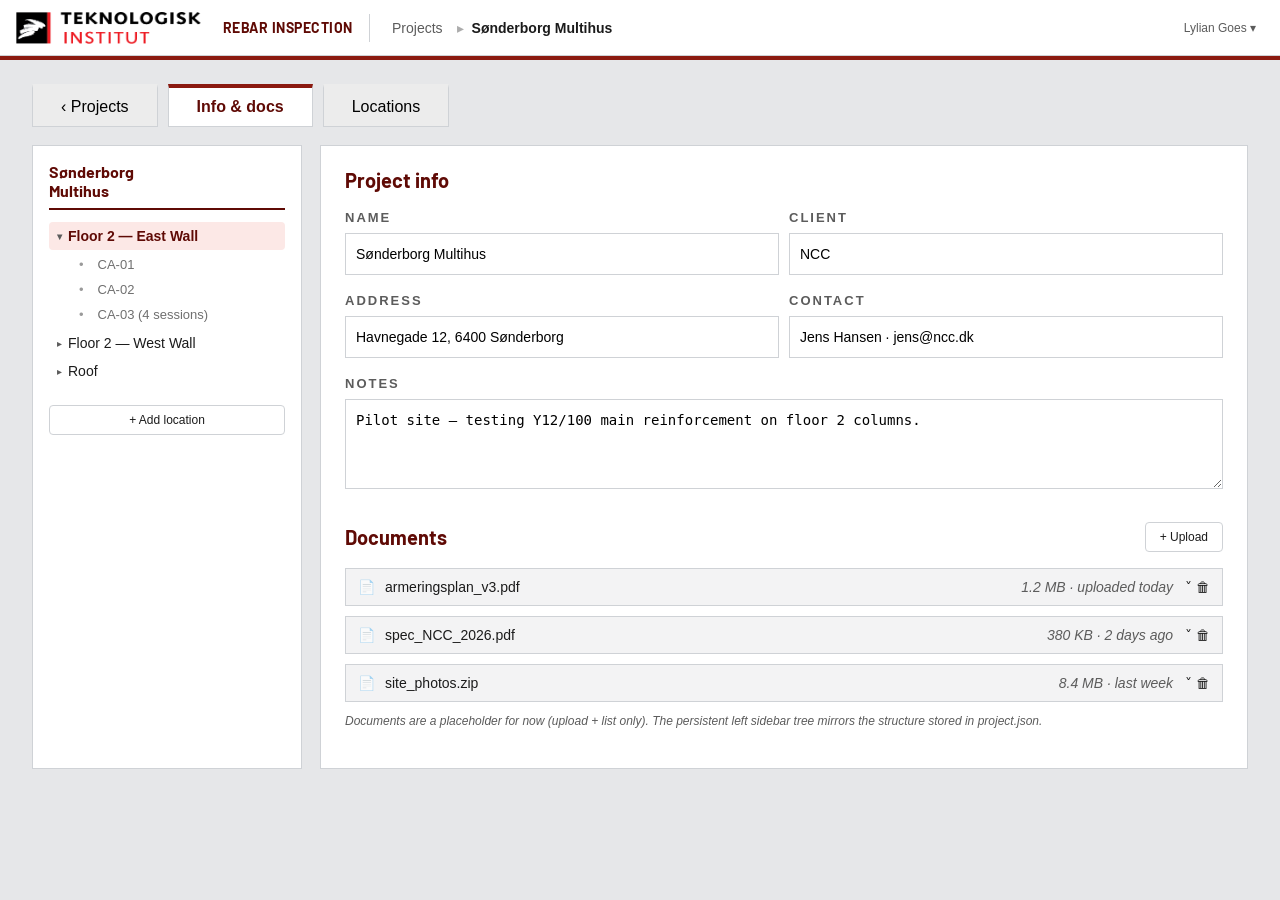
<file: project.html>
<!doctype html>
<html lang="en">
<head>
  <meta charset="utf-8">
  <title>Project — Sønderborg Multihus</title>
  <link rel="stylesheet" href="css/tokens.css">
  <link rel="stylesheet" href="css/components.css">
  <link rel="stylesheet" href="css/layout.css">
  <link rel="stylesheet" href="css/management-pages.css">
</head>
<body>

<div class="page-wrap">
  <header class="master-header">
    <div class="master-logo">
      <img src="assets/logo.png" alt="" onerror="this.style.display='none'">
      <span class="master-logo-fallback">REBAR INSPECTION</span>
    </div>

    <div class="master-divider"></div>

    <nav class="master-nav">
      <a href="projects.html">Projects</a>
      <span class="sep">▸</span>
      <span class="current">Sønderborg Multihus</span>
    </nav>

<div class="master-actions">
  <div class="user-menu">
    <button class="user-dropdown-btn">Lylian Goes ▾</button>
    <div class="user-dropdown-panel">
      <a href="#" class="user-dropdown-item">Account</a>
      <a href="login.html" class="user-dropdown-item">Log out</a>
    </div>
  </div>
</div>
  </header>

  <div class="brand-strip"></div>

  <div class="page-content">
    <div class="tabs-row">
      <a href="projects.html"><button class="tab">‹ Projects</button></a>
      <button class="tab active">Info & docs</button>
      <a href="location.html"><button class="tab">Locations</button></a>
    </div>

    <div class="admin-layout">
      <aside class="left-rail">
        <div class="tree-section-title">Sønderborg<br>Multihus</div>

        <ul class="tree">
          <li>
            <div class="tree-node tree-parent expanded active">Floor 2 — East Wall</div>
            <ul class="tree-children">
              <li><div class="tree-node tree-leaf">CA-01</div></li>
              <li><div class="tree-node tree-leaf">CA-02</div></li>
              <li><div class="tree-node tree-leaf">CA-03 (4 sessions)</div></li>
            </ul>
          </li>
          <li><div class="tree-node tree-parent">Floor 2 — West Wall</div></li>
          <li><div class="tree-node tree-parent">Roof</div></li>
        </ul>

        <div style="margin-top: 20px;">
          <button class="btn" style="width: 100%;">+ Add location</button>
        </div>
      </aside>

      <section class="main-panel">
        <h2 class="section-title">Project info</h2>

        <div class="info-form-grid">
          <div>
            <label class="form-label">Name</label>
            <input class="form-control" value="Sønderborg Multihus">
          </div>

          <div>
            <label class="form-label">Client</label>
            <input class="form-control" value="NCC">
          </div>

          <div>
            <label class="form-label">Address</label>
            <input class="form-control" value="Havnegade 12, 6400 Sønderborg">
          </div>

          <div>
            <label class="form-label">Contact</label>
            <input class="form-control" value="Jens Hansen · jens@ncc.dk">
          </div>

          <div class="info-full">
            <label class="form-label">Notes</label>
            <textarea class="form-control" rows="4">Pilot site — testing Y12/100 main reinforcement on floor 2 columns.</textarea>
          </div>
        </div>

        <div class="card-header" style="padding: 0; margin-bottom: 16px;">
          <h2 class="section-title" style="margin: 0;">Documents</h2>
          <button class="btn">+ Upload</button>
        </div>

        <div class="doc-list">
          <div class="doc-row">
            <div class="doc-name">armeringsplan_v3.pdf</div>
            <div class="doc-meta">1.2 MB · uploaded today</div>
            <div>˅ 🗑</div>
          </div>

          <div class="doc-row">
            <div class="doc-name">spec_NCC_2026.pdf</div>
            <div class="doc-meta">380 KB · 2 days ago</div>
            <div>˅ 🗑</div>
          </div>

          <div class="doc-row">
            <div class="doc-name">site_photos.zip</div>
            <div class="doc-meta">8.4 MB · last week</div>
            <div>˅ 🗑</div>
          </div>
        </div>

        <div class="page-footnote" style="padding-left: 0; padding-right: 0;">
          Documents are a placeholder for now (upload + list only). The persistent left sidebar tree mirrors the structure stored in project.json.
        </div>
      </section>
    </div>
  </div>
</div>

</body>
</html>
</file>
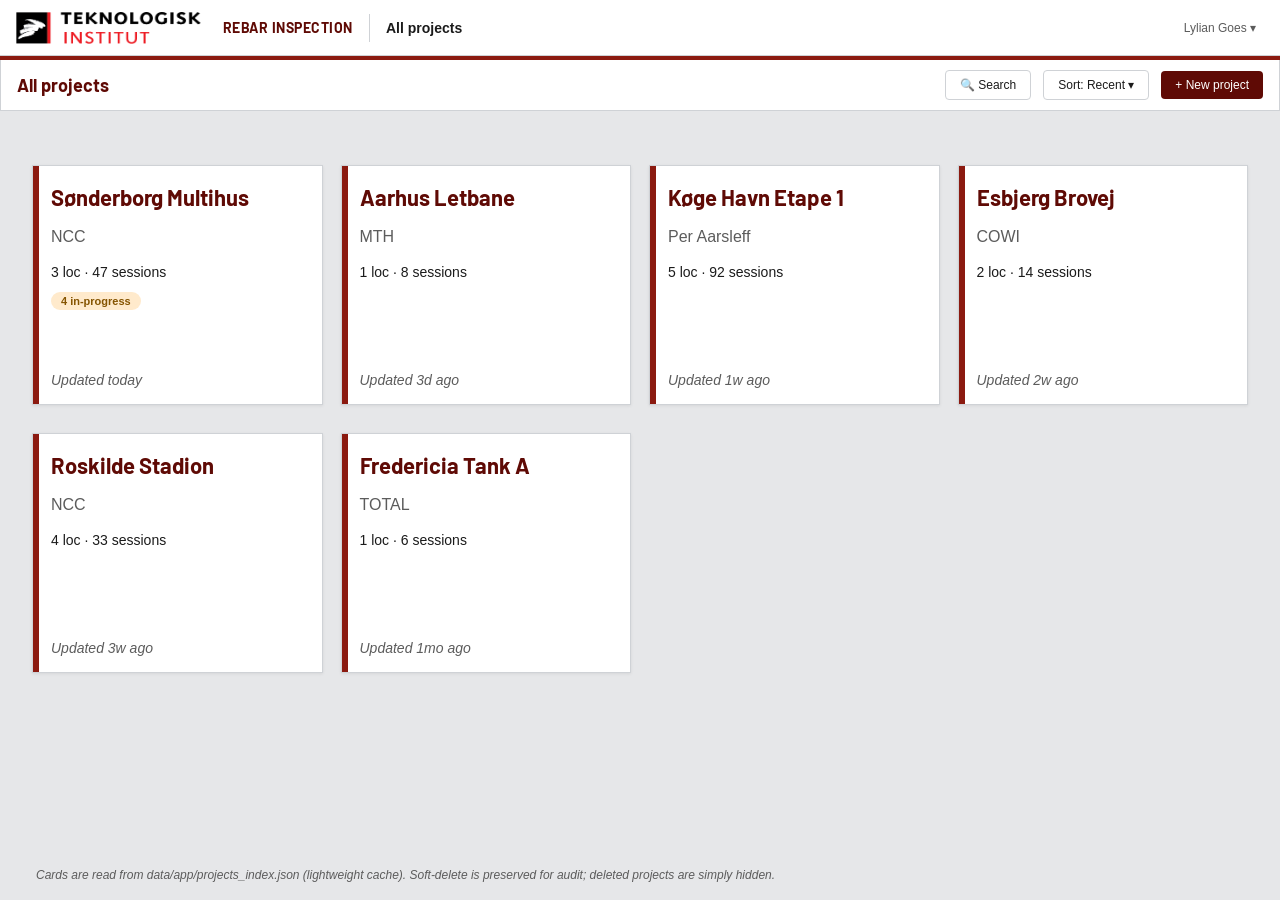
<file: projects.html>
<!doctype html>
<html lang="en">
<head>
  <meta charset="utf-8">
  <title>All projects</title>
  <link rel="stylesheet" href="css/tokens.css">
  <link rel="stylesheet" href="css/components.css">
  <link rel="stylesheet" href="css/layout.css">
  <link rel="stylesheet" href="css/management-pages.css">
</head>
<body>

<div class="page-wrap">
  <header class="master-header">
    <div class="master-logo">
      <img src="assets/logo.png" alt="" onerror="this.style.display='none'">
      <span class="master-logo-fallback">REBAR INSPECTION</span>
    </div>

    <div class="master-divider"></div>

    <nav class="master-nav">
      <span class="current">All projects</span>
    </nav>

 <div class="master-actions">
  <div class="user-menu">
    <button class="user-dropdown-btn">Lylian Goes ▾</button>
    <div class="user-dropdown-panel">
      <a href="#" class="user-dropdown-item">Account</a>
      <a href="login.html" class="user-dropdown-item">Log out</a>
    </div>
  </div>
</div>
  </header>

  <div class="brand-strip"></div>

  <div class="white-toolbar">
    <div class="title">All projects</div>
    <button class="btn">🔍 Search</button>
    <button class="btn">Sort: Recent ▾</button>
    <button class="btn btn-primary">+ New project</button>
  </div>

  <div class="page-content">
    <div class="projects-grid">

    <a class="project-card" href="project-workspace.html">
        <h2 class="project-card-title">Sønderborg Multihus</h2>
        <div class="project-card-meta">NCC</div>
        <div class="project-card-sub">3 loc · 47 sessions</div>
        <div class="badge pending">4 in-progress</div>
        <div class="project-card-updated">Updated today</div>
      </a>

      <div class="project-card">
        <h2 class="project-card-title">Aarhus Letbane</h2>
        <div class="project-card-meta">MTH</div>
        <div class="project-card-sub">1 loc · 8 sessions</div>
        <div class="project-card-updated">Updated 3d ago</div>
      </div>

      <div class="project-card">
        <h2 class="project-card-title">Køge Havn Etape 1</h2>
        <div class="project-card-meta">Per Aarsleff</div>
        <div class="project-card-sub">5 loc · 92 sessions</div>
        <div class="project-card-updated">Updated 1w ago</div>
      </div>

      <div class="project-card">
        <h2 class="project-card-title">Esbjerg Brovej</h2>
        <div class="project-card-meta">COWI</div>
        <div class="project-card-sub">2 loc · 14 sessions</div>
        <div class="project-card-updated">Updated 2w ago</div>
      </div>

      <div class="project-card">
        <h2 class="project-card-title">Roskilde Stadion</h2>
        <div class="project-card-meta">NCC</div>
        <div class="project-card-sub">4 loc · 33 sessions</div>
        <div class="project-card-updated">Updated 3w ago</div>
      </div>

      <div class="project-card">
        <h2 class="project-card-title">Fredericia Tank A</h2>
        <div class="project-card-meta">TOTAL</div>
        <div class="project-card-sub">1 loc · 6 sessions</div>
        <div class="project-card-updated">Updated 1mo ago</div>
      </div>
    </div>
  </div>

  <div class="page-footnote">
    Cards are read from data/app/projects_index.json (lightweight cache). Soft-delete is preserved for audit; deleted projects are simply hidden.
  </div>
</div>

<script>
  document.querySelectorAll('.user-menu').forEach(menu => {
    const btn = menu.querySelector('.user-dropdown-btn');
    const panel = menu.querySelector('.user-dropdown-panel');

    btn.addEventListener('click', (e) => {
      e.stopPropagation();
      document.querySelectorAll('.user-dropdown-panel').forEach(p => {
        if (p !== panel) p.classList.remove('open');
      });
      panel.classList.toggle('open');
    });
  });

  document.addEventListener('click', () => {
    document.querySelectorAll('.user-dropdown-panel').forEach(panel => {
      panel.classList.remove('open');
    });
  });
</script>

</body>
</html>
</file>
<file: css/tokens.css>
/* Design tokens — colors, fonts, spacing.
   These are the only values you should change to re-theme the app. */

@import url('https://fonts.googleapis.com/css2?family=Barlow:wght@400;600;700&display=swap');

:root {
  /* === Colors — burgundy industrial === */
  --color-primary:        #5f0a05;
  --color-primary-hover:  #470804;
  --color-primary-soft:   #fce8e6;
  --color-primary-strip:  #8b1a10;

  --color-danger:         #c00000;
  --color-danger-hover:   #9e0000;

  --color-success:        #2d8a40;
  --color-success-soft:   #d8eddc;
  --color-warning-soft:   #ffeacc;

  --color-bg:             #e6e7e9;
  --color-surface:        #ffffff;
  --color-surface-soft:   #f3f3f4;
  --color-surface-dark:   #1a1a1a;

  --color-text:           #1b1b1b;
  --color-text-muted:     #5c5c5c;
  --color-text-subtle:    #8a8a8a;
  --color-text-on-dark:   #f0f0f0;

  --color-border:         #cfd2d6;
  --color-border-soft:    #e3e5e8;

  /* === Typography === */
  --font-body:  -apple-system, BlinkMacSystemFont, 'Segoe UI', Roboto, sans-serif;
  --font-title: 'Barlow', sans-serif;

  --fs-xs: 11px;
  --fs-sm: 12px;
  --fs-md: 14px;
  --fs-lg: 16px;
  --fs-xl: 20px;
  --fs-xxl: 28px;

  /* === Spacing === */
  --space-1: 4px;
  --space-2: 8px;
  --space-3: 12px;
  --space-4: 16px;
  --space-5: 24px;
  --space-6: 32px;

  /* === Radius === */
  --radius-sm: 4px;
  --radius-md: 6px;
  --radius-lg: 8px;

  /* === Shadows === */
  --shadow-soft:   0 1px 3px rgba(0,0,0,0.08);
  --shadow-medium: 0 4px 12px rgba(0,0,0,0.12);

/* === Layout === */
  --topbar-height: 52px;
  --substrip-height: 4px;
  --sidebar-width: 260px;        /* ← was 220px */
  --master-header-height: 56px;  /* ← NEW */
}
</file>
<file: css/components.css>
/* Reusable widgets used across all pages */

* { box-sizing: border-box; }

body {
  margin: 0;
  font-family: var(--font-body);
  font-size: var(--fs-md);
  color: var(--color-text);
  background: var(--color-bg);
}

a { color: inherit; text-decoration: none; }

/* === Top brand strip (thin burgundy line at very top) === */
.brand-strip {
  height: var(--substrip-height);
  background: var(--color-primary-strip);
}

/* === Burgundy header bar === */
.app-topbar {
  height: var(--topbar-height);
  background: var(--color-primary);
  color: white;
  display: flex;
  align-items: center;
  padding: 0 var(--space-4);
  gap: var(--space-4);
  flex-shrink: 0;
}

.topbar-back {
  background: white;
  color: var(--color-text);
  font-size: var(--fs-sm);
  padding: 6px 12px;
  border-radius: var(--radius-sm);
  border: 1px solid var(--color-border);
  cursor: pointer;
  white-space: nowrap;
}
.topbar-back:hover { background: var(--color-surface-soft); }

.breadcrumb {
  flex: 1;
  display: flex;
  align-items: center;
  gap: var(--space-2);
  font-size: var(--fs-md);
  color: rgba(255,255,255,0.85);
  overflow: hidden;
}
.breadcrumb .sep { opacity: 0.5; }
.breadcrumb .current { color: white; font-weight: 600; }

.topbar-actions {
  display: flex;
  align-items: center;
  gap: var(--space-2);
}

/* === Sub-strip (lighter gray bar below header) === */
.app-substrip {
  background: var(--color-surface-soft);
  border-bottom: 1px solid var(--color-border);
  padding: var(--space-2) var(--space-4);
  font-size: var(--fs-sm);
  color: var(--color-text-muted);
  min-height: 28px;
  display: flex;
  align-items: center;
  justify-content: flex-end;
  gap: var(--space-3);
}

/* === Buttons === */
.btn {
  font-family: var(--font-body);
  font-size: var(--fs-sm);
  padding: 7px 14px;
  border-radius: var(--radius-sm);
  border: 1px solid var(--color-border);
  background: white;
  color: var(--color-text);
  cursor: pointer;
  white-space: nowrap;
  transition: background 0.12s ease;
}
.btn:hover { background: var(--color-surface-soft); }

.btn-primary {
  background: var(--color-primary);
  color: white;
  border: none;
}
.btn-primary:hover { background: var(--color-primary-hover); }

.btn-danger {
  background: var(--color-danger);
  color: white;
  border: none;
}
.btn-danger:hover { background: var(--color-danger-hover); }

.btn-ghost {
  background: transparent;
  color: white;
  border: 1px solid rgba(255,255,255,0.4);
}
.btn-ghost:hover { background: rgba(255,255,255,0.1); }

/* === Card === */
.card {
  background: white;
  border: 1px solid var(--color-border);
  border-radius: var(--radius-md);
  padding: var(--space-4);
}

.card-header {
  display: flex;
  align-items: center;
  justify-content: space-between;
  margin-bottom: var(--space-3);
}

.card-title {
  font-family: var(--font-title);
  font-weight: 700;
  font-size: var(--fs-lg);
  color: var(--color-primary);
  margin: 0;
}

/* === Sidebar tree === */
.tree {
  list-style: none;
  margin: 0;
  padding: 0;
  font-size: var(--fs-md);
}
.tree-section-title {
  font-family: var(--font-title);
  font-weight: 700;
  font-size: var(--fs-lg);
  color: var(--color-primary);
  padding-bottom: var(--space-2);
  margin-bottom: var(--space-3);
  border-bottom: 2px solid var(--color-primary);
}
.tree-node {
  padding: 6px 8px;
  border-radius: var(--radius-sm);
  cursor: pointer;
  display: flex;
  align-items: center;
  gap: 6px;
}
.tree-node:hover { background: var(--color-surface-soft); }
.tree-node.tree-parent::before {
  content: '▸';
  font-size: 10px;
  color: var(--color-text-muted);
}
.tree-node.expanded::before { content: '▾'; }
.tree-node.tree-parent.active,
.tree-node.tree-leaf.active {
  background: var(--color-primary-soft);
  color: var(--color-primary);
  font-weight: 600;
}
.tree-children {
  list-style: none;
  padding-left: var(--space-4);
  margin: 2px 0;
}
.tree-leaf {
  font-size: var(--fs-sm);
  padding: 5px 8px;
}

/* Refined sidebar hierarchy */
.tree-level-label {
  font-size: 12px;
  letter-spacing: 1px;
  text-transform: uppercase;
  color: var(--color-text-muted);
  font-weight: 700;
  margin-bottom: 10px;
}

.tree-node.tree-leaf {
  font-size: 13px;
  color: #6f6f6f;
  padding-left: 14px;
}

.tree-node.tree-leaf::before {
  content: '•';
  color: #9a9a9a;
  margin-right: 8px;
}

.tree-node.tree-leaf.active {
  color: var(--color-primary);
  background: var(--color-primary-soft);
  font-weight: 600;
}

.tree-node.tree-leaf.active::before {
  color: var(--color-primary);
}

/* === Status badges === */
.badge {
  display: inline-block;
  font-size: var(--fs-xs);
  font-weight: 600;
  padding: 3px 10px;
  border-radius: 12px;
}
.badge.pass { background: var(--color-success-soft); color: var(--color-success); }
.badge.fail { background: #f8d4d4; color: var(--color-danger); }
.badge.pending { background: var(--color-warning-soft); color: #855400; }

/* === Logo === */
.brand-logo {
  height: 28px;
  width: auto;
}

/* === User dropdown stub === */
.user-dropdown {
  font-size: var(--fs-sm);
  color: var(--color-text-muted);
  cursor: pointer;
}
.user-dropdown::after {
  content: ' ▾';
  opacity: 0.6;
}

/* === Master header (top white bar with logo + global nav) === */
.master-header {
  height: var(--master-header-height);
  background: white;
  border-bottom: 1px solid var(--color-border);
  display: flex;
  align-items: center;
  padding: 0 var(--space-4);
  gap: var(--space-4);
  flex-shrink: 0;
}

.master-logo {
  display: flex;
  align-items: center;
  gap: var(--space-3);
}
.master-logo img {
  height: 32px;
  width: auto;
}
.master-logo-fallback {
  font-family: var(--font-title);
  font-weight: 700;
  font-size: var(--fs-md);
  color: var(--color-primary);
  letter-spacing: 0.5px;
margin-left: 10px;
}

.master-divider {
  width: 1px;
  height: 28px;
  background: var(--color-border);
}

.master-nav {
  flex: 1;
  display: flex;
  align-items: center;
  gap: var(--space-2);
  font-size: var(--fs-md);
  color: var(--color-text-muted);
  overflow: hidden;
}
.master-nav a {
  color: var(--color-text-muted);
  cursor: pointer;
  padding: 4px 6px;
  border-radius: var(--radius-sm);
}
.master-nav a:hover {
  background: var(--color-surface-soft);
  color: var(--color-text);
}
.master-nav .sep { opacity: 0.5; }
.master-nav .current {
  color: var(--color-text);
  font-weight: 600;
}

.master-actions {
  display: flex;
  align-items: center;
  gap: var(--space-3);
}



/* ===================================================== */
/* User dropdown menu                                    */
/* ===================================================== */

.user-menu {
  position: relative;
  display: inline-flex;
  align-items: center;
}

.user-dropdown-btn {
  background: transparent;
  border: none;
  color: var(--color-text-muted);
  font-size: var(--fs-sm);
  cursor: pointer;
  padding: 4px 8px;
  border-radius: var(--radius-sm);
  width: auto;
}

.user-dropdown-btn:hover {
  background: var(--color-surface-soft);
  color: var(--color-text);
}

.user-dropdown-panel {
  position: absolute;
  right: 0;
  top: calc(100% + 8px);
  min-width: 160px;
  background: white;
  border: 1px solid var(--color-border);
  border-radius: 6px;
  box-shadow: var(--shadow-medium);
  display: none;
  overflow: hidden;
  z-index: 100;
}

.user-dropdown-panel.open {
  display: block;
}

.user-dropdown-item {
  display: block;
  padding: 10px 12px;
  font-size: 14px;
  color: var(--color-text);
  text-decoration: none;
  border-bottom: 1px solid var(--color-border-soft);
}

.user-dropdown-item:last-child {
  border-bottom: none;
}

.user-dropdown-item:hover {
  background: var(--color-surface-soft);
}
</file>
<file: css/layout.css>
/* Page-level layout — the full-page chrome that hosts content */

html, body {
  height: 100%;
  overflow: hidden;
}

.app-shell {
  display: flex;
  flex-direction: column;
  height: 100vh;
}

.app-main {
  flex: 1;
  display: flex;
  overflow: hidden;
}

/* === Sidebar === */
.app-sidebar {
  width: var(--sidebar-width);
  flex-shrink: 0;
  background: white;
  border-right: 1px solid var(--color-border);
  padding: var(--space-4);
  overflow-y: auto;
}

/* === Main content === */
.app-content {
  flex: 1;
  overflow-y: auto;
  padding: var(--space-5);
  background: var(--color-bg);
}

.content-stack {
  display: flex;
  flex-direction: column;
  gap: var(--space-5);
  max-width: 1400px;
  margin: 0 auto;
}

/* === Capture sessions grid === */
.session-grid {
  display: grid;
  grid-template-columns: repeat(auto-fill, minmax(220px, 1fr));
  gap: var(--space-4);
}

.session-card {
  background: white;
  border: 1px solid var(--color-border);
  border-radius: var(--radius-md);
  overflow: hidden;
  cursor: pointer;
  transition: box-shadow 0.15s ease;
}
.session-card:hover { box-shadow: var(--shadow-medium); }

.session-thumb {
  position: relative;
  aspect-ratio: 4/3;
  background: #2a2a2a url('../assets/sample-rebar.jpg') center/cover;
}
.session-thumb-empty {
  background: linear-gradient(135deg, #333, #555);
}
.session-tag {
  position: absolute;
  top: 8px;
  right: 8px;
  background: rgba(0,0,0,0.6);
  color: white;
  font-size: var(--fs-xs);
  padding: 2px 8px;
  border-radius: 10px;
  font-style: italic;
}

.session-body {
  padding: var(--space-3);
}
.session-name {
  font-weight: 600;
  margin-bottom: 2px;
}
.session-meta {
  font-size: var(--fs-xs);
  color: var(--color-text-muted);
  margin-bottom: var(--space-2);
}
.session-footer {
  display: flex;
  justify-content: space-between;
  align-items: center;
}
.session-open {
  font-size: var(--fs-sm);
  color: var(--color-primary);
  font-weight: 600;
}

/* === Requirements card === */
.req-display {
  background: white;
  border-left: 4px solid var(--color-primary);
  padding: var(--space-3) var(--space-4);
  border-radius: var(--radius-sm);
}
.req-type-label {
  font-family: var(--font-title);
  font-weight: 700;
  font-size: var(--fs-md);
  color: var(--color-primary);
  margin-bottom: var(--space-2);
}
.req-grid {
  display: grid;
  grid-template-columns: max-content 1fr;
  gap: 4px var(--space-3);
  font-size: var(--fs-sm);
}
.req-grid dt {
  font-weight: 600;
  color: var(--color-text-muted);
}
.req-grid dd { margin: 0; }

/* === Sort/filter row === */
.toolbar-row {
  display: flex;
  justify-content: space-between;
  align-items: center;
  gap: var(--space-3);
  font-size: var(--fs-sm);
  color: var(--color-text-muted);
  margin-bottom: var(--space-3);
}
</file>
<file: css/capture-annotation.css>
/* Capture / Preview / Annotation specific styles */

.capture-shell,
.preview-shell,
.annotation-shell {
  height: 100%;
  display: flex;
  flex-direction: column;
}

.fullstage {
  flex: 1;
  display: flex;
  flex-direction: column;
  overflow: hidden;
  background: var(--color-bg);
}

/* ===================================================== */
/* Shared media stage                                    */
/* ===================================================== */

.media-stage {
  flex: 1;
  display: flex;
  align-items: stretch;
  justify-content: center;
  padding: 0;
  overflow: hidden;
  background: #111;
  position: relative;
}

.media-stage-inner {
  width: 100%;
  height: 100%;
  position: relative;
  background: #000;
  display: flex;
  align-items: center;
  justify-content: center;
}

.media-stage-label {
  position: absolute;
  top: 10px;
  left: 14px;
  font-size: 10px;
  letter-spacing: 2px;
  color: rgba(255,255,255,0.45);
  text-transform: uppercase;
  z-index: 3;
}

.media-image,
.live-feed {
  max-width: 100%;
  max-height: 100%;
  object-fit: contain;
  display: block;
}

.live-feed-frame {
  width: calc(100% - 48px);
  height: calc(100% - 48px);
  margin: 24px;
  border: 1px solid rgba(255,255,255,0.08);
  border-radius: 8px;
  background:
    radial-gradient(circle at center, rgba(255,255,255,0.02), rgba(255,255,255,0) 40%),
    #000 url('../assets/sample-rebar.jpg') center/contain no-repeat;
  position: relative;
}

/* ===================================================== */
/* RGB / RGB-D toggle                                    */
/* ===================================================== */

.view-toggle {
  position: absolute;
  right: 18px;
  bottom: 18px;
  z-index: 4;
  display: flex;
  border: 1px solid var(--color-border);
  border-radius: 6px;
  overflow: hidden;
  background: white;
  box-shadow: var(--shadow-soft);
}

.view-toggle button {
  border: none;
  border-right: 1px solid var(--color-border);
  background: white;
  color: var(--color-text-muted);
  padding: 6px 14px;
  font-size: var(--fs-xs);
  font-weight: 600;
  cursor: pointer;
  width: auto;
}

.view-toggle button:last-child {
  border-right: none;
}

.view-toggle button.active {
  background: var(--color-primary);
  color: white;
}

/* ===================================================== */
/* Capture controls                                      */
/* ===================================================== */

.capture-bottom-bar {
  background: var(--color-primary);
  border-top: 1px solid var(--color-border);
  padding: 10px 20px 6px;
  display: flex;
  align-items: center;
  justify-content: center;
  min-height: 92px;
  position: relative;
}

.shutter-wrap {
  display: flex;
  flex-direction: column;
  align-items: center;
  gap: 10px;
}

.shutter-button {
  width: 56px;
  height: 56px;
  border-radius: 50%;
  border: 3px solid #ddd;
  background: white;
  box-shadow: var(--shadow-medium);
  cursor: pointer;
}

.capture-mode-toggle {
  display: inline-flex;
  border: 1px solid var(--color-border);
  border-radius: 6px;
  overflow: hidden;
  background: white;
  box-shadow: var(--shadow-soft);
}

.capture-mode-toggle button {
  border: none;
  border-right: 1px solid var(--color-border);
  background: white;
  color: var(--color-text-muted);
  padding: 8px 18px;
  font-size: 16px;
  font-weight: 600;
  cursor: pointer;
  width: auto;
  min-width: 86px;
}

.capture-mode-toggle button:last-child {
  border-right: none;
}

.capture-mode-toggle button.active {
  background: #c8c9cd;
  /* background: #d9d9dc; */
  color: var(--color-text);
}

/* .capture-mode-toggle {
  display: inline-flex;
  background: #111;
  border-radius: 0;
  overflow: hidden;
}

.capture-mode-toggle button {
  border: none;
  background: #111;
  color: #bbb;
  padding: 6px 18px;
  font-size: 18px;
  cursor: pointer;
  width: auto;
}

.capture-mode-toggle button.active {
  color: white;
  background: #1b1b1b;
} */

.capture-status-note {
  position: absolute;
  top: 8px;
  right: 16px;
  font-size: var(--fs-xs);
  color: white;
  font-style: italic;
}

/* ===================================================== */
/* Preview single                                        */
/* ===================================================== */

.preview-frame-layout {
  flex: 1;
  display: grid;
  grid-template-columns: 80px 1fr 220px;
  gap: 0;
  min-height: 0;
  background: var(--color-bg);
}

.preview-side-nav {
  display: flex;
  align-items: center;
  justify-content: center;
  font-size: 42px;
  color: var(--color-text);
  background: var(--color-bg);
  user-select: none;
}

.preview-side-nav span {
  cursor: pointer;
  opacity: 0.8;
}

.preview-side-nav span:hover {
  opacity: 1;
}

.preview-center {
  display: flex;
  flex-direction: column;
  align-items: center;
  padding: 28px 18px 10px;
  min-width: 0;
}

.preview-canvas {
  width: 100%;
  max-width: 760px;
  aspect-ratio: 4/3;
  border: 1px solid var(--color-border);
  background: #ddd url('../assets/sample-rebar.jpg') center/cover no-repeat;
  position: relative;
}

.preview-image-actions {
  display: flex;
  gap: 24px;
  justify-content: center;
  margin-top: -28px;
  position: relative;
  z-index: 3;
}

.round-icon-btn {
  width: 58px;
  height: 58px;
  border-radius: 50%;
  border: 1px solid var(--color-primary);
  background: white;
  color: var(--color-primary);
  font-size: 24px;
  cursor: pointer;
  box-shadow: var(--shadow-soft);
}

.preview-caption {
  margin-top: 12px;
  font-size: var(--fs-sm);
  color: var(--color-text-muted);
  font-style: italic;
  text-align: center;
}

.preview-right-note {
  padding: 24px 18px;
  font-size: var(--fs-md);
  color: var(--color-text);
  display: flex;
  align-items: flex-end;
}

.preview-right-note .note-box {
  margin-bottom: 40px;
  line-height: 1.35;
}

/* ===================================================== */
/* Preview gallery                                       */
/* ===================================================== */

.gallery-page-content {
  padding: 24px 32px;
  overflow-y: auto;
  background: white;
  flex: 1;
}

.gallery-section-title {
  font-family: var(--font-title);
  font-weight: 700;
  font-size: 18px;
  color: var(--color-text);
  margin: 8px 0 14px;
}

.gallery-strip {
  display: grid;
  grid-template-columns: repeat(auto-fill, minmax(170px, 1fr));
  gap: 18px;
  margin-bottom: 44px;
}

.gallery-thumb {
  aspect-ratio: 4/3;
  border: 1px solid #8c93a0;
  background: #ddd url('../assets/sample-rebar.jpg') center/cover no-repeat;
}

.gallery-thumb.alt {
  background-image: url('../assets/sample-frame-2.jpg');
}

.gallery-subtitle {
  font-size: 18px;
  color: var(--color-text);
  margin: 0 0 12px;
}

/* ===================================================== */
/* Annotation                                            */
/* ===================================================== */

.annotation-stage {
  flex: 1;
  display: flex;
  flex-direction: column;
  min-height: 0;
  background: var(--color-bg);
}

.annotation-canvas-wrap {
  flex: 1;
  position: relative;
  background: #ddd;
  border-bottom: 1px solid var(--color-border);
  overflow: hidden;
}

.annotation-canvas {
  width: 100%;
  height: 100%;
  background: #ddd url('../assets/sample-rebar.jpg') center/contain no-repeat;
}

.annotation-top-floating {
  position: absolute;
  top: 12px;
  left: 50%;
  transform: translateX(-50%);
  display: flex;
  align-items: center;
  gap: 16px;
  background: rgba(255,255,255,0.96);
  padding: 8px 14px;
  border-radius: 6px;
  border: 1px solid var(--color-border);
  box-shadow: var(--shadow-soft);
  z-index: 5;
}

.annotation-counter {
  display: flex;
  align-items: center;
  gap: 14px;
  font-size: 13px;
  color: var(--color-text-muted);
}

.annotation-dot {
  display: inline-block;
  width: 10px;
  height: 10px;
  border-radius: 50%;
  margin-right: 4px;
}
.annotation-dot.green { background: #3ecb52; }
.annotation-dot.red { background: #e74c3c; }
.annotation-dot.gray { background: #999; }

.annotation-warning {
  position: absolute;
  top: 74px;
  left: 18px;
  font-size: 14px;
  color: var(--color-text);
  max-width: 300px;
  line-height: 1.25;
  z-index: 5;
}

.annotation-bottom-toolbar {
  background: white;
  border-top: 1px solid var(--color-border);
  display: grid;
  grid-template-columns: 300px 1fr 160px;
  align-items: center;
  gap: 12px;
  padding: 10px 16px;
}

.requirement-chip {
  display: flex;
  align-items: stretch;
  min-height: 44px;
  border: 1px solid var(--color-border);
  background: var(--color-primary-soft);
}

.requirement-chip-main {
  flex: 1;
  padding: 8px 12px;
  color: var(--color-primary);
  font-weight: 700;
  line-height: 1.25;
}

.requirement-chip-select {
  width: 28px;
  background: var(--color-primary);
  color: white;
  display: flex;
  align-items: center;
  justify-content: center;
  font-size: 12px;
}

.annotation-tools {
  display: flex;
  justify-content: center;
  gap: 12px;
  flex-wrap: wrap;
}

.annotation-tools .btn {
  min-width: 72px;
}

.annotation-center-switch {
  position: absolute;
  left: 50%;
  bottom: 56px;
  transform: translateX(-50%);
  display: flex;
  gap: 12px;
  z-index: 4;
}

.annotation-center-switch .btn {
  min-width: 62px;
}

/* Small utility */
.muted-note {
  font-size: var(--fs-xs);
  color: var(--color-text-muted);
  font-style: italic;
}
</file>
<file: css/management-pages.css>
/* Pages for login / projects / project / location */

.page-wrap {
  min-height: 100vh;
  background: var(--color-bg);
  display: flex;
  flex-direction: column;
}

.page-content {
  padding: 24px 32px;
  flex: 1;
  overflow-y: auto;
}

/* ===================================================== */
/* Login                                                 */
/* ===================================================== */

.login-stage {
  flex: 1;
  display: flex;
  flex-direction: column;
  background: var(--color-bg);
}

.login-hero {
  padding: 32px 20px 16px;
  text-align: center;
  font-family: var(--font-title);
  font-size: 64px;
  font-weight: 700;
  color: #c20000;
  line-height: 1.1;
}

.login-panel-wrap {
  flex: 1;
  display: flex;
  align-items: center;
  justify-content: center;
  padding: 30px;
  position: relative;
}

.login-logo-corner {
  position: absolute;
  top: 20px;
  right: 24px;
  height: 60px;
  width: auto;
}

.login-card {
  width: 100%;
  max-width: 480px;
  background: white;
  border: 1px solid var(--color-border);
  box-shadow: var(--shadow-soft);
  padding: 36px 48px 28px;
}

.login-title {
  font-family: var(--font-title);
  font-size: 28px;
  font-weight: 700;
  color: var(--color-primary);
  text-align: center;
  margin: 0 0 28px;
}

.form-label {
  display: block;
  font-size: 13px;
  letter-spacing: 2px;
  color: var(--color-text-muted);
  font-weight: 700;
  margin-bottom: 8px;
  text-transform: uppercase;
}

.form-control {
  width: 100%;
  border: 1px solid var(--color-border);
  padding: 12px 10px;
  font-size: 16px;
  margin-bottom: 22px;
}

.login-card .btn-primary {
  width: 100%;
  padding: 12px;
  font-size: 18px;
  font-weight: 700;
}

.page-footnote {
  padding: 12px 36px 18px;
  font-size: 12px;
  color: var(--color-text-muted);
  font-style: italic;
}

/* ===================================================== */
/* Toolbar strip for list pages                          */
/* ===================================================== */

.white-toolbar {
  background: white;
  border: 1px solid var(--color-border);
  border-top: none;
  padding: 10px 16px;
  display: flex;
  align-items: center;
  gap: 12px;
  flex-wrap: wrap;
}

.white-toolbar .title {
  font-family: var(--font-title);
  font-size: 18px;
  font-weight: 700;
  color: var(--color-primary);
  margin-right: auto;
}

/* ===================================================== */
/* Projects list                                         */
/* ===================================================== */

.projects-grid {
  display: grid;
  grid-template-columns: repeat(auto-fill, minmax(280px, 1fr));
  gap: 28px 18px;
  margin-top: 30px;
}

.project-card {
  background: white;
  border: 1px solid var(--color-border);
  min-height: 240px;
  padding: 18px 18px 16px;
  position: relative;
  box-shadow: var(--shadow-soft);
  cursor: pointer;
}

.project-card::before {
  content: '';
  position: absolute;
  left: 0;
  top: 0;
  bottom: 0;
  width: 6px;
  background: var(--color-primary-strip);
}

.project-card-title {
  font-family: var(--font-title);
  font-size: 22px;
  font-weight: 700;
  color: var(--color-primary);
  margin: 0 0 18px;
}

.project-card-meta {
  color: var(--color-text-muted);
  font-size: 16px;
  margin-bottom: 18px;
}

.project-card-sub {
  font-size: 14px;
  color: var(--color-text);
  margin-bottom: 12px;
}

.project-card-updated {
  position: absolute;
  bottom: 16px;
  left: 18px;
  font-size: 14px;
  color: var(--color-text-muted);
  font-style: italic;
}

/* ===================================================== */
/* Two-column admin layout                               */
/* ===================================================== */

.admin-layout {
  display: grid;
  grid-template-columns: 270px 1fr;
  gap: 18px;
  margin-top: 18px;
}

.left-rail {
  background: white;
  border: 1px solid var(--color-border);
  padding: 16px;
  min-height: 580px;
}

.main-panel {
  background: white;
  border: 1px solid var(--color-border);
  padding: 22px 24px;
  min-height: 580px;
}

.tabs-row {
  display: flex;
  gap: 10px;
  margin-bottom: 18px;
}

.tab {
  background: #ececec;
  border: 1px solid var(--color-border);
  border-top: 4px solid transparent;
  padding: 10px 28px;
  font-size: 16px;
  cursor: pointer;
  width: auto;
}

.tab.active {
  background: white;
  border-top-color: var(--color-primary-strip);
  color: var(--color-primary);
  font-weight: 700;
}

/* ===================================================== */
/* Project page                                          */
/* ===================================================== */

.info-form-grid {
  display: grid;
  grid-template-columns: 1fr 1fr;
  gap: 18px 10px;
  margin-bottom: 30px;
}

.info-full {
  grid-column: 1 / -1;
}

.info-form-grid .form-control {
  margin-bottom: 0;
  font-size: 14px;
}

.section-title {
  font-family: var(--font-title);
  font-size: 20px;
  font-weight: 700;
  color: var(--color-primary);
  margin: 0 0 18px;
}

.doc-list {
  display: flex;
  flex-direction: column;
  gap: 10px;
}

.doc-row {
  display: grid;
  grid-template-columns: 1fr auto auto;
  gap: 12px;
  align-items: center;
  border: 1px solid var(--color-border);
  padding: 10px 12px;
  background: var(--color-surface-soft);
}

.doc-name {
  display: flex;
  align-items: center;
  gap: 10px;
}
.doc-name::before {
  content: '📄';
  opacity: 0.6;
}

.doc-meta {
  font-size: 14px;
  color: var(--color-text-muted);
  font-style: italic;
}

/* ===================================================== */
/* Locations list                                        */
/* ===================================================== */

.location-list {
  display: flex;
  flex-direction: column;
  gap: 16px;
}

.location-card {
  border: 1px solid var(--color-border);
  background: white;
  padding: 16px;
  display: grid;
  grid-template-columns: 160px 1fr 120px;
  gap: 16px;
  align-items: center;
}

.location-thumb {
  width: 160px;
  height: 115px;
  border: 1px solid var(--color-border);
  background:
    linear-gradient(#efefef, #efefef),
    repeating-linear-gradient(
      0deg,
      rgba(0,0,0,0.04),
      rgba(0,0,0,0.04) 1px,
      transparent 1px,
      transparent 48px
    ),
    repeating-linear-gradient(
      90deg,
      rgba(0,0,0,0.04),
      rgba(0,0,0,0.04) 1px,
      transparent 1px,
      transparent 52px
    );
  background-blend-mode: normal;
  position: relative;
  overflow: hidden;
}

.poly-box {
  position: absolute;
  border: 2px solid;
  background: rgba(255,255,255,0.35);
}

.poly-a { left: 14px; top: 14px; width: 58px; height: 42px; border-color: #3a9a9a; background: rgba(58,154,154,0.35); }
.poly-b { left: 84px; top: 44px; width: 56px; height: 40px; border-color: #e89039; background: rgba(232,144,57,0.35); }

.location-info-title {
  font-family: var(--font-title);
  font-size: 22px;
  font-weight: 700;
  color: var(--color-primary);
  margin-bottom: 8px;
}
.location-info-meta {
  font-size: 16px;
  margin-bottom: 8px;
}
.location-info-updated {
  color: var(--color-text-muted);
  font-style: italic;
}

.location-card-actions {
  display: flex;
  justify-content: flex-end;
}

/* ===================================================== */
/* Location drawing page                                 */
/* ===================================================== */

.location-detail-layout {
  display: grid;
  grid-template-columns: 280px 1fr 260px;
  gap: 18px;
  margin-top: 18px;
}

.drawing-panel {
  background: #171717;
  color: white;
  border: 1px solid #222;
  padding: 10px;
  min-height: 560px;
}

.drawing-label {
  font-size: 14px;
  letter-spacing: 3px;
  text-transform: uppercase;
  color: rgba(255,255,255,0.75);
  margin-bottom: 10px;
}

.drawing-canvas {
  background:
    linear-gradient(#f2f2f2, #f2f2f2),
    repeating-linear-gradient(
      0deg,
      rgba(0,0,0,0.06),
      rgba(0,0,0,0.06) 1px,
      transparent 1px,
      transparent 96px
    ),
    repeating-linear-gradient(
      90deg,
      rgba(0,0,0,0.06),
      rgba(0,0,0,0.06) 1px,
      transparent 1px,
      transparent 112px
    );
  background-blend-mode: normal;
  border: 10px solid #222;
  outline: 10px solid #999;
  width: 100%;
  aspect-ratio: 1.35 / 1;
  margin: 28px auto 12px;
  position: relative;
  overflow: hidden;
}

.canvas-poly {
  position: absolute;
  border: 3px solid;
  font-weight: 700;
  font-family: var(--font-title);
  display: flex;
  align-items: flex-start;
  justify-content: center;
  padding-top: 8px;
}

.canvas-poly.ca01 {
  left: 10%;
  top: 14%;
  width: 24%;
  height: 20%;
  color: #2c8a8a;
  border-color: #2c8a8a;
  background: rgba(44,138,138,0.35);
}

.canvas-poly.ca02 {
  left: 43%;
  top: 24%;
  width: 24%;
  height: 20%;
  color: #8144a8;
  border-color: #8144a8;
  background: rgba(149,114,179,0.35);
}

.canvas-poly.ca03 {
  left: 15%;
  top: 60%;
  width: 38%;
  height: 31%;
  color: #e89039;
  border-color: #ff8c00;
  background: rgba(232,144,57,0.55);
}

.location-side-list {
  background: white;
  border: 1px solid var(--color-border);
  padding: 16px;
  min-height: 560px;
}

.control-point-list {
  display: flex;
  flex-direction: column;
  gap: 10px;
}

.cp-item {
  border: 1px solid var(--color-border);
  padding: 14px 14px;
  display: flex;
  gap: 12px;
  align-items: center;
  background: white;
}

.cp-item.active {
  background: var(--color-primary-soft);
}

.cp-swatch {
  width: 22px;
  height: 22px;
}

.cp-name {
  font-family: var(--font-title);
  font-size: 18px;
  font-weight: 700;
  color: var(--color-text);
}

.cp-sub {
  font-size: 14px;
  color: var(--color-text-muted);
  margin-top: 4px;
}

.open-active-wrap {
  margin-top: auto;
  padding-top: 18px;
}

/* ===================================================== */
/* Responsive                                           */
/* ===================================================== */

@media (max-width: 1100px) {
  .admin-layout {
    grid-template-columns: 1fr;
  }

  .location-detail-layout {
    grid-template-columns: 1fr;
  }

  .location-card {
    grid-template-columns: 1fr;
  }

  .info-form-grid {
    grid-template-columns: 1fr;
  }
}

/* ===================================================== */
/* Unified project workspace                             */
/* ===================================================== */

.workspace-subbar {
  background: white;
  border-bottom: 1px solid var(--color-border);
  padding: 12px 18px;
  display: flex;
  align-items: center;
  gap: 12px;
  min-height: 48px;
}

.workspace-subbar-title {
  font-family: var(--font-title);
  font-size: 18px;
  font-weight: 700;
  color: var(--color-primary);
}

.workspace-subbar-meta {
  color: var(--color-text-muted);
  font-size: 14px;
}

.workspace-layout {
  display: grid;
  grid-template-columns: 280px 1fr;
  gap: 18px;
  margin-top: 18px;
}

.workspace-sidebar {
  background: white;
  border: 1px solid var(--color-border);
  padding: 16px;
  min-height: 640px;
  display: flex;
  flex-direction: column;
}

.workspace-content {
  background: white;
  border: 1px solid var(--color-border);
  padding: 22px 24px;
  min-height: 640px;
}

.workspace-view {
  display: none;
}

.workspace-view.active {
  display: block;
}

.workspace-toolbar {
  display: flex;
  align-items: center;
  justify-content: space-between;
  gap: 12px;
  margin-bottom: 18px;
  flex-wrap: wrap;
}

.workspace-toolbar-left,
.workspace-toolbar-right {
  display: flex;
  align-items: center;
  gap: 10px;
  flex-wrap: wrap;
}

.workspace-toolbar-title {
  font-family: var(--font-title);
  font-size: 22px;
  font-weight: 700;
  color: var(--color-primary);
}

.workspace-action-btn {
  min-width: 150px;
}

.workspace-action-btn.btn-primary {
  font-weight: 700;
}

.workspace-divider {
  height: 1px;
  background: var(--color-border);
  margin: 18px 0;
}

/* location view inside workspace */
.location-view-layout {
  display: grid;
  grid-template-columns: 1fr 260px;
  gap: 18px;
}

.location-canvas-shell {
  background: lightgray;
  border: 1px solid #222;
  color: black;
  padding: 10px;
}

.location-canvas-label {
  font-size: 14px;
  letter-spacing: 3px;
  text-transform: uppercase;
  color: rgba(0, 0, 0, 0.75);
  margin-bottom: 10px;
}

/* .location-canvas {
  background:
    linear-gradient(#f2f2f2, #f2f2f2),
    repeating-linear-gradient(
      0deg,
      rgba(0,0,0,0.06),
      rgba(0,0,0,0.06) 1px,
      transparent 1px,
      transparent 96px
    ),
    repeating-linear-gradient(
      90deg,
      rgba(0,0,0,0.06),
      rgba(0,0,0,0.06) 1px,
      transparent 1px,
      transparent 112px
    );
  border: 10px solid #222;
  outline: 10px solid #999;
  width: 100%;
  aspect-ratio: 1.35 / 1;
  margin: 28px auto 12px;
  position: relative;
  overflow: hidden;
} */
.location-canvas {
  width: 100%;
  aspect-ratio: 1.35 / 1;
  margin: 28px auto 12px;
  position: relative;
  overflow: hidden;
  background: #f2f2f2;
  border: 10px solid #222;
  outline: 10px solid #999;
}

.location-canvas-image {
  position: absolute;
  inset: 0;
  width: 100%;
  height: 100%;
  object-fit: contain; /* or contain, see note below */
  display: block;
}

.location-poly {
  position: absolute;
  border: 3px solid;
  font-weight: 700;
  font-family: var(--font-title);
  display: flex;
  align-items: flex-start;
  justify-content: center;
  padding-top: 8px;
  cursor: pointer;
  
}

.location-poly.ca01 {
    left: 30%;
    top: 14%;
    width: 14%;
    height: 20%;
  color: #2c8a8a;
  border-color: #2c8a8a;
  background: rgba(44,138,138,0.35);
}

.location-poly.ca02 {
    left: 62%;
    top: 24%;
    width: 10%;
    height: 15%;
  color: #8144a8;
  border-color: #8144a8;
  background: rgba(149,114,179,0.35);
}

.location-poly.ca03 {
    left: 50%;
    top: 60%;
    width: 20%;
    height: 31%;
  color: #e89039;
  border-color: #ff8c00;
  background: rgba(232,144,57,0.55);
}

.location-sidepanel {
  border: 1px solid var(--color-border);
  background: var(--color-surface);
  padding: 16px;
  display: flex;
  flex-direction: column;
  min-height: 520px;
}

.cp-list {
  display: flex;
  flex-direction: column;
  gap: 10px;
}

.cp-card {
  border: 1px solid var(--color-border);
  padding: 14px;
  display: flex;
  align-items: center;
  gap: 12px;
  background: white;
  cursor: pointer;
}

.cp-card.active {
  background: var(--color-primary-soft);
}

.cp-card-swatch {
  width: 20px;
  height: 20px;
}

.cp-card-name {
  font-family: var(--font-title);
  font-size: 18px;
  font-weight: 700;
}

.cp-card-sub {
  font-size: 14px;
  color: var(--color-text-muted);
  margin-top: 4px;
}

.cp-open-wrap {
  margin-top: auto;
  padding-top: 10px;
}

/* control point view inside workspace */
.cp-content-grid {
  display: flex;
  flex-direction: column;
  gap: 22px;
}

.cp-header-actions {
  display: flex;
  align-items: center;
  justify-content: space-between;
  gap: 12px;
  flex-wrap: wrap;
}

.cp-header-meta {
  color: var(--color-text-muted);
  font-size: 14px;
}

/* Make create location button stronger */
.create-location-btn {
  width: 100%;
  margin-top: auto;
  padding: 11px 14px;
  font-weight: 700;
}

/* Hide old tab row if still present somewhere */
.tabs-row.workspace-hidden {
  display: none;
}

@media (max-width: 1200px) {
  .workspace-layout {
    grid-template-columns: 1fr;
  }

  .location-view-layout {
    grid-template-columns: 1fr;
  }
}

/* ===================================================== */
/* Workspace scroll + media tags + popup panels          */
/* ===================================================== */

.page-content {
  padding: 24px 32px;
  flex: 1;
  overflow-y: auto;
  min-height: 0;
}

.workspace-layout {
  display: grid;
  grid-template-columns: 280px 1fr;
  gap: 18px;
  margin-top: 18px;
  min-height: 0;
}

.workspace-sidebar {
  background: white;
  border: 1px solid var(--color-border);
  padding: 16px;
  min-height: 640px;
  display: flex;
  flex-direction: column;
  overflow-y: auto;
}

.workspace-content {
  background: white;
  border: 1px solid var(--color-border);
  padding: 22px 24px;
  min-height: 640px;
  overflow-y: auto;
  max-height: calc(100vh - 170px);
}

/* Global start capture button in subbar */
.workspace-subbar {
  background: white;
  border-bottom: 1px solid var(--color-border);
  padding: 12px 18px;
  display: flex;
  align-items: center;
  gap: 12px;
  min-height: 48px;
}

.workspace-subbar-right {
  margin-left: auto;
  display: flex;
  align-items: center;
  gap: 10px;
}

/* Thumbnail status tag */
.media-thumb-wrap {
  position: relative;
}

.media-status-tag {
  position: absolute;
  left: 8px;
  bottom: 8px;
  font-size: 11px;
  font-weight: 700;
  padding: 3px 8px;
  border-radius: 10px;
  color: white;
  background: rgba(0,0,0,0.72);
}

.media-status-tag.pass {
  background: rgba(45,138,64,0.92);
}

.media-status-tag.fail {
  background: rgba(192,0,0,0.92);
}

.media-status-tag.pending {
  background: rgba(120,120,120,0.92);
}

/* Polygon popup */
.polygon-popup {
  position: absolute;
  min-width: 220px;
  background: white;
  color: var(--color-text);
  border: 1px solid var(--color-border);
  border-radius: 8px;
  box-shadow: var(--shadow-medium);
  padding: 14px;
  z-index: 40;
  display: none;
}

.polygon-popup.open {
  display: block;
}

.polygon-popup-title {
  font-family: var(--font-title);
  font-size: 18px;
  font-weight: 700;
  color: var(--color-primary);
  margin-bottom: 6px;
}

.polygon-popup-sub {
  font-size: 14px;
  color: var(--color-text-muted);
  margin-bottom: 12px;
}

.polygon-popup-actions {
  display: flex;
  gap: 8px;
}

/* Capture target modal */
.capture-target-panel {
  position: absolute;
  right: 18px;
  top: calc(100% + 10px);
  width: 340px;
  background: white;
  border: 1px solid var(--color-border);
  border-radius: 8px;
  box-shadow: var(--shadow-medium);
  padding: 16px;
  z-index: 50;
  display: none;
}

.capture-target-panel.open {
  display: block;
}

.capture-target-title {
  font-family: var(--font-title);
  font-size: 18px;
  font-weight: 700;
  color: var(--color-primary);
  margin-bottom: 12px;
}

.capture-target-panel label {
  display: block;
  font-size: 12px;
  color: var(--color-text-muted);
  text-transform: uppercase;
  letter-spacing: 1px;
  font-weight: 700;
  margin-bottom: 6px;
}

.capture-target-panel select {
  width: 100%;
  margin-bottom: 14px;
}

.capture-target-actions {
  display: flex;
  justify-content: flex-end;
  gap: 8px;
}

.requirements-grid {
  display: grid;
  grid-template-columns: repeat(auto-fit, minmax(240px, 1fr));
  gap: 16px;
  align-items: start;
}

.requirements-grid .req-display {
  max-width: 100%;
  min-height: 100px;
}
</file>
